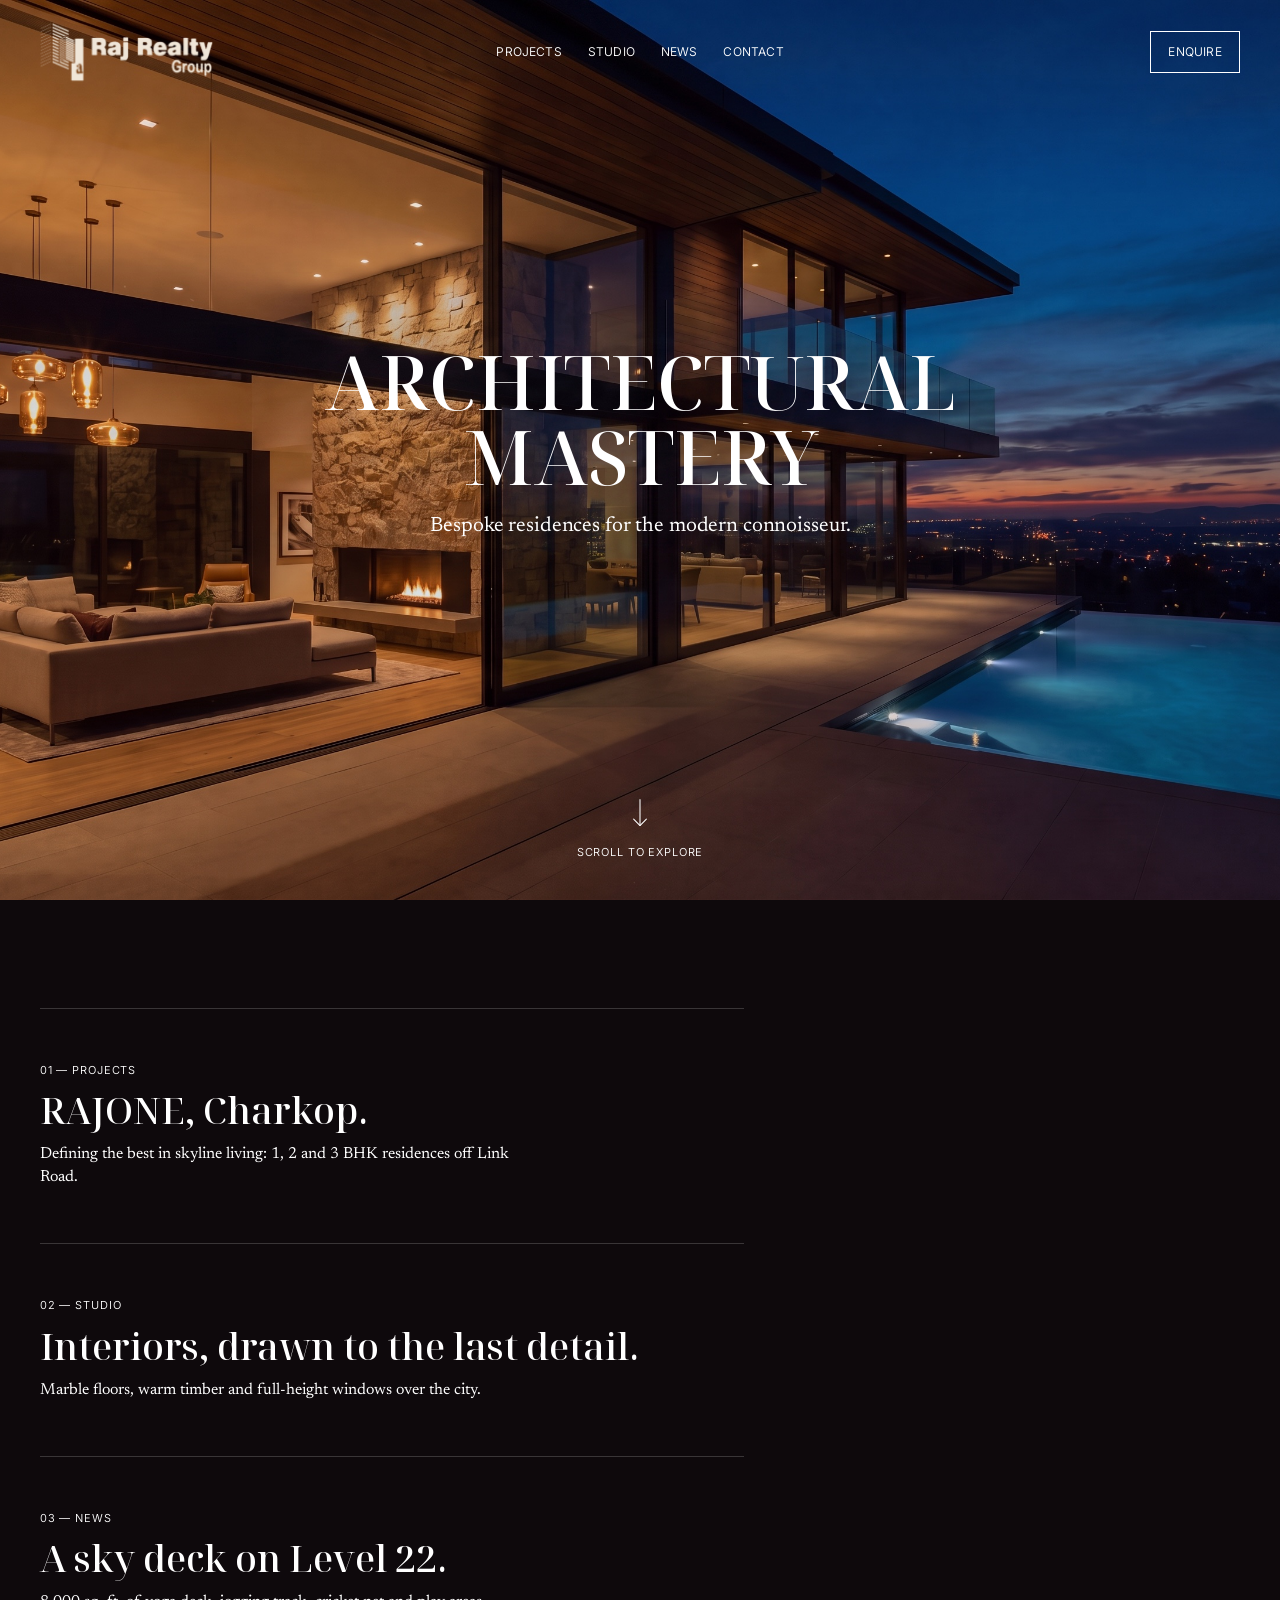
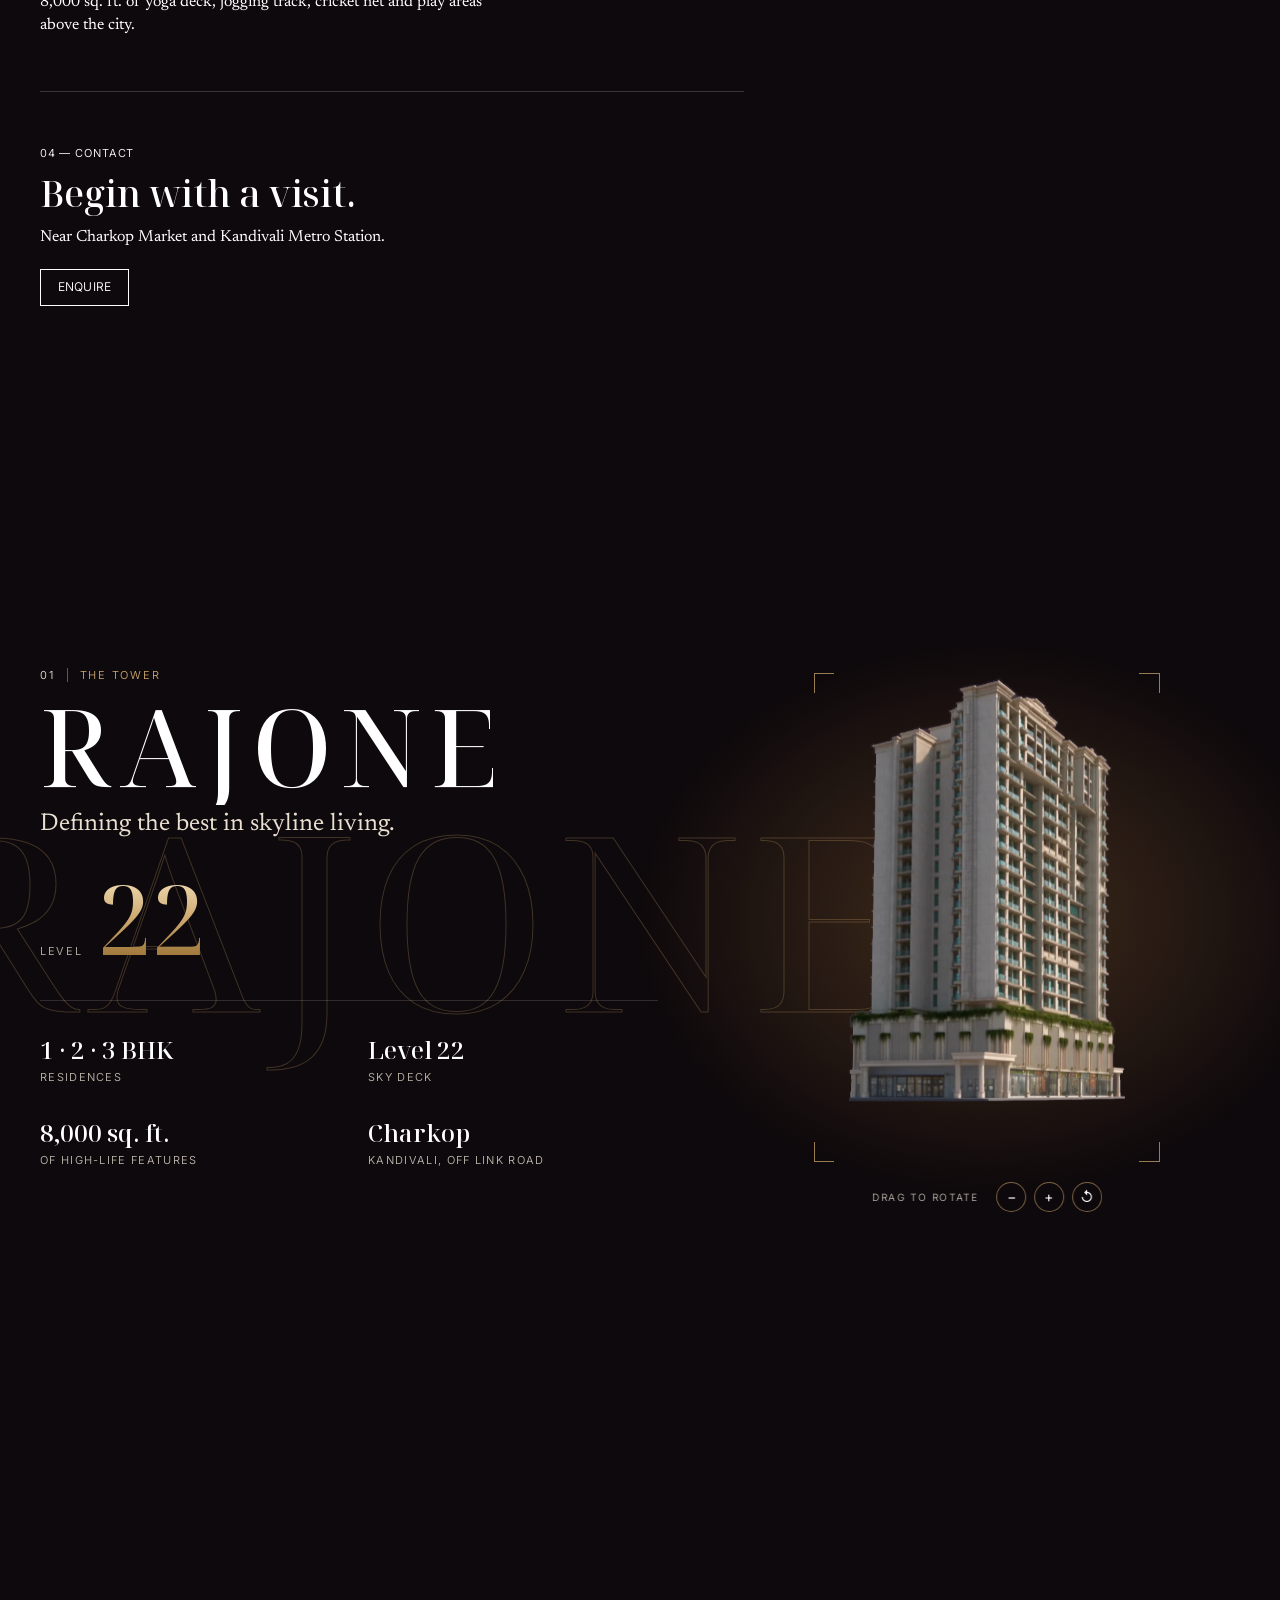
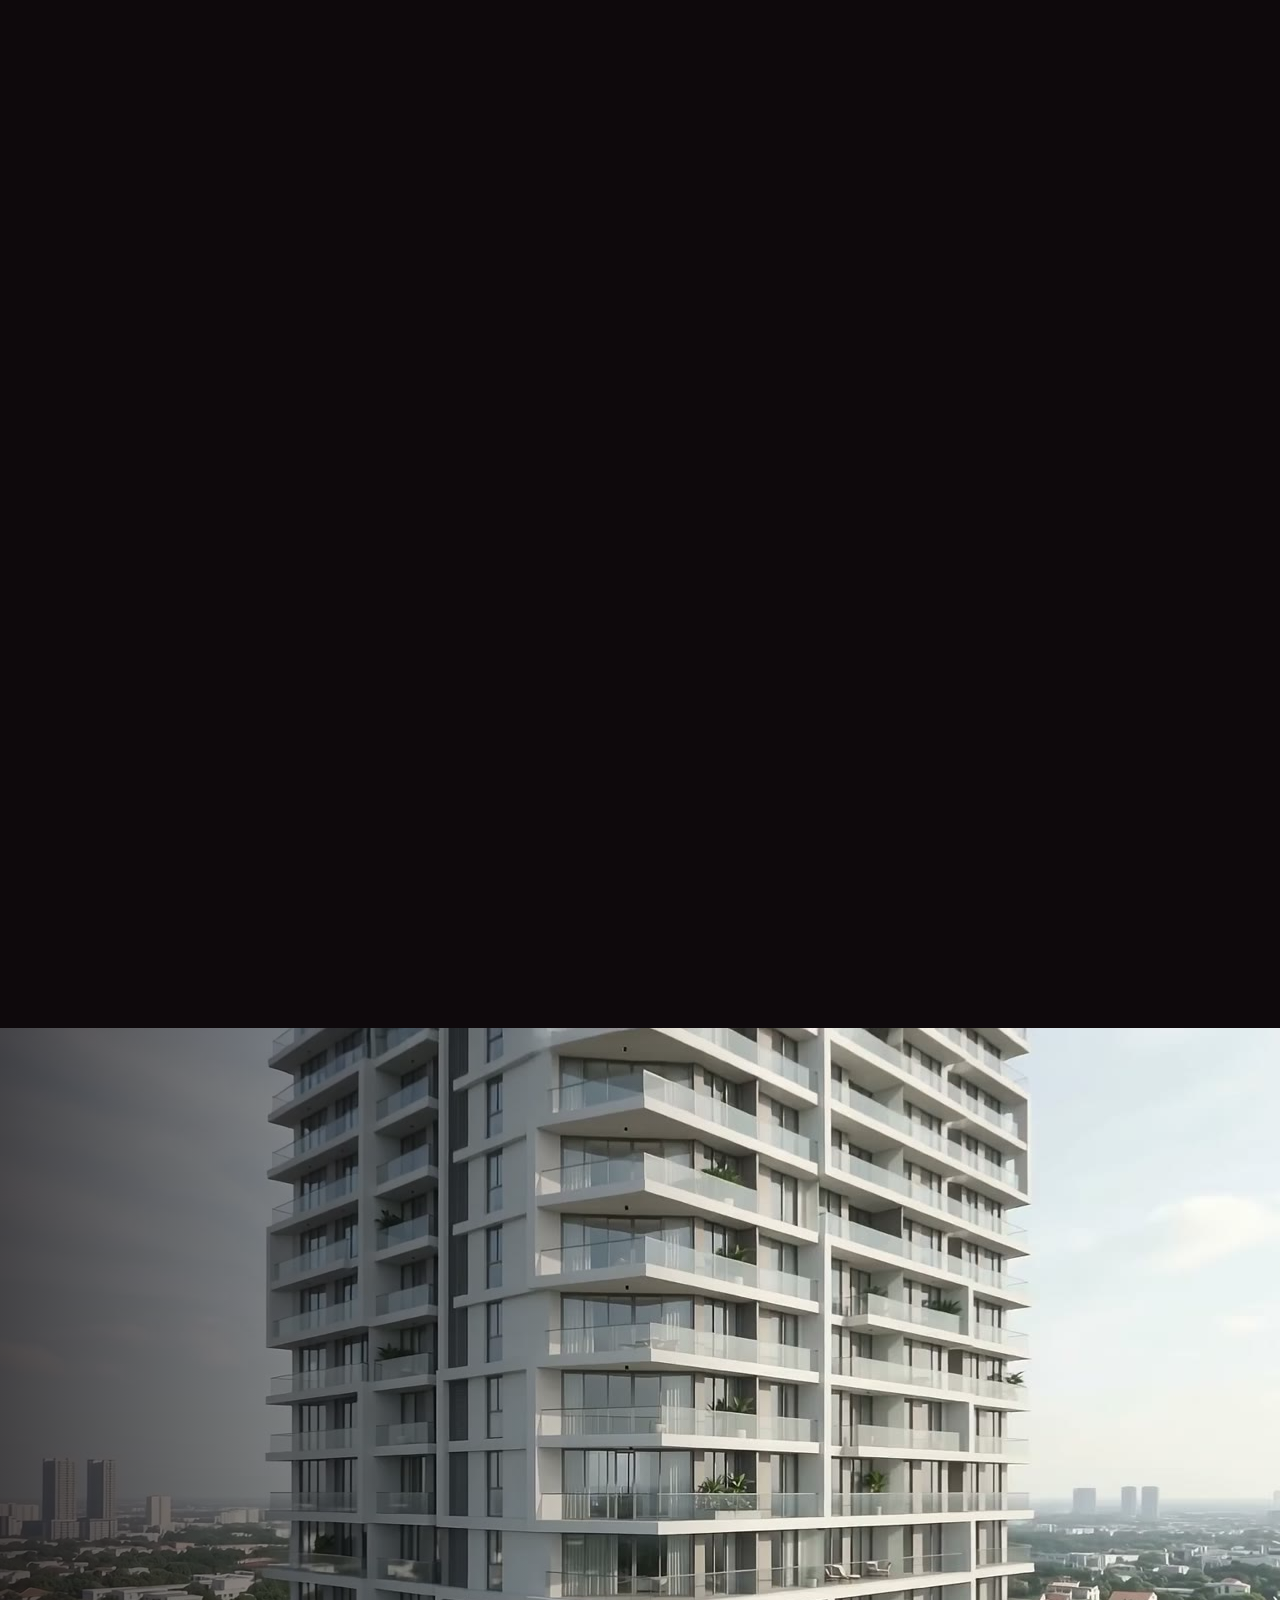
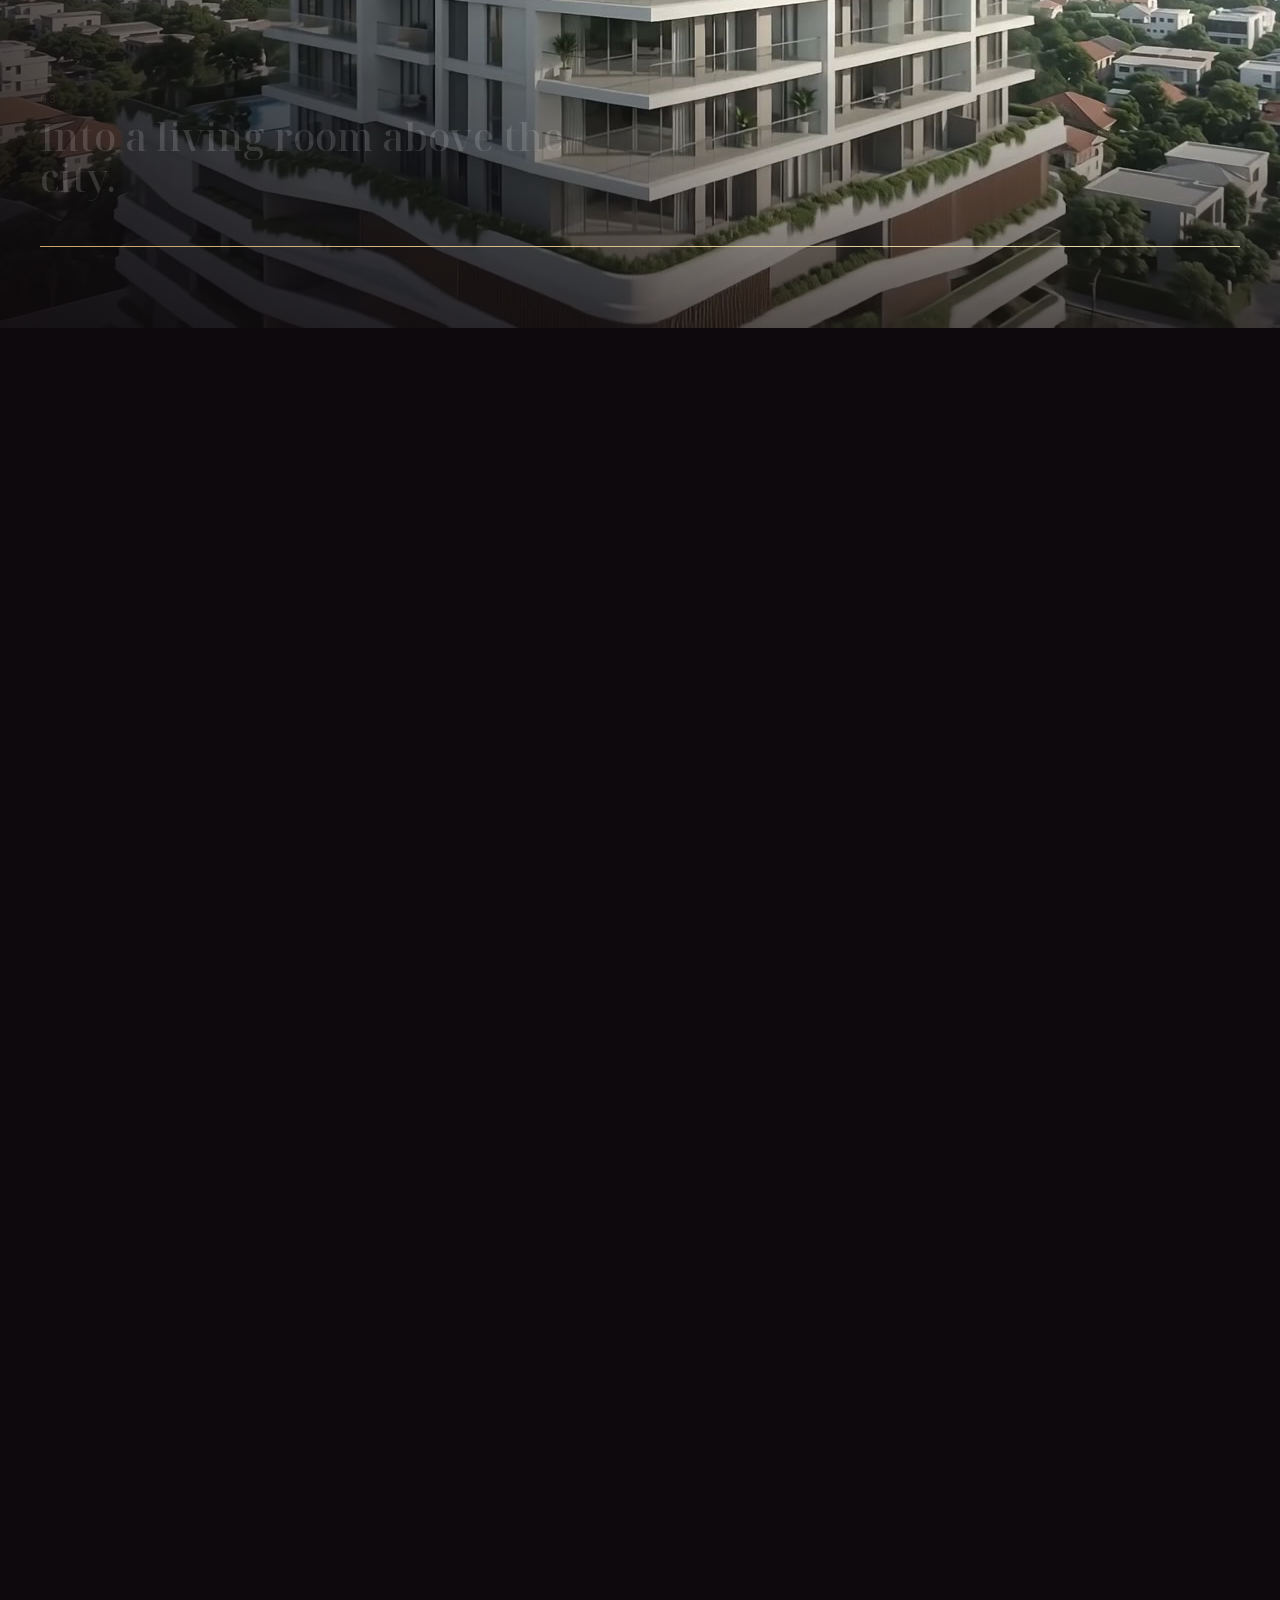
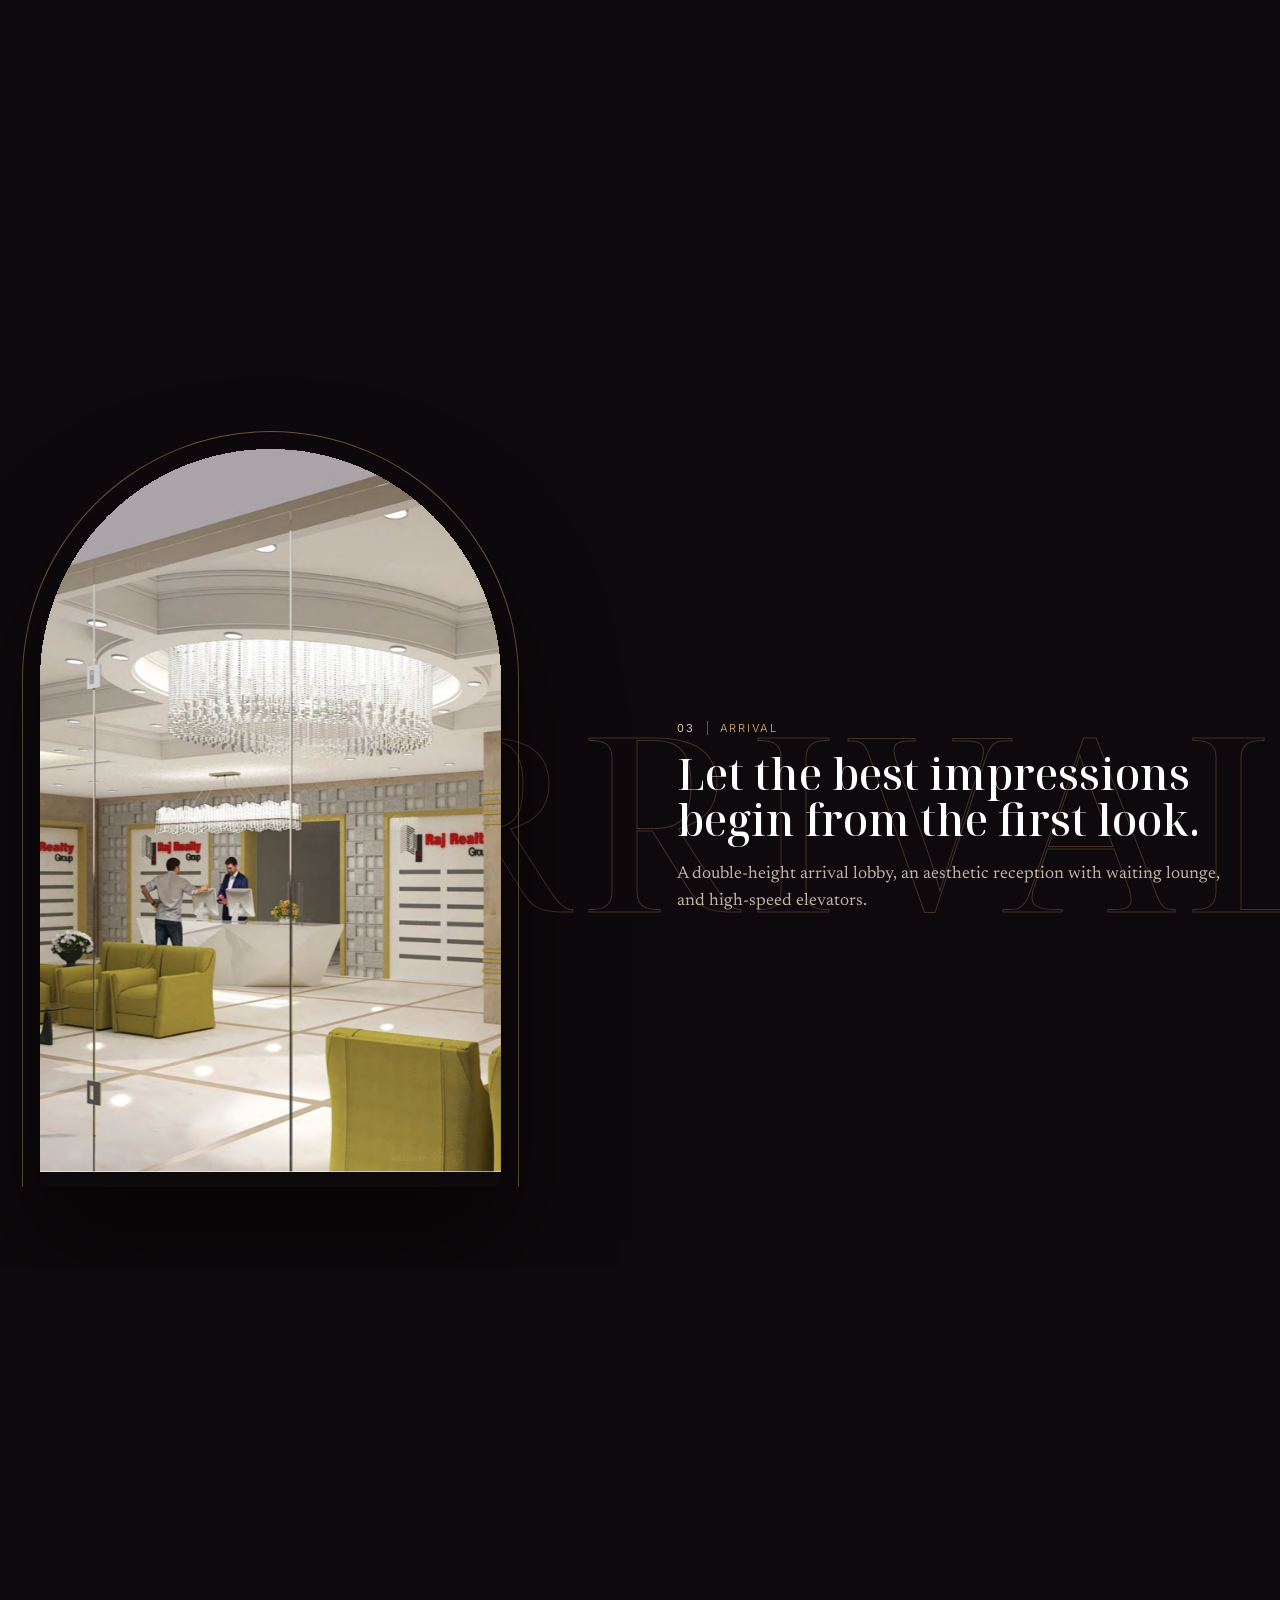
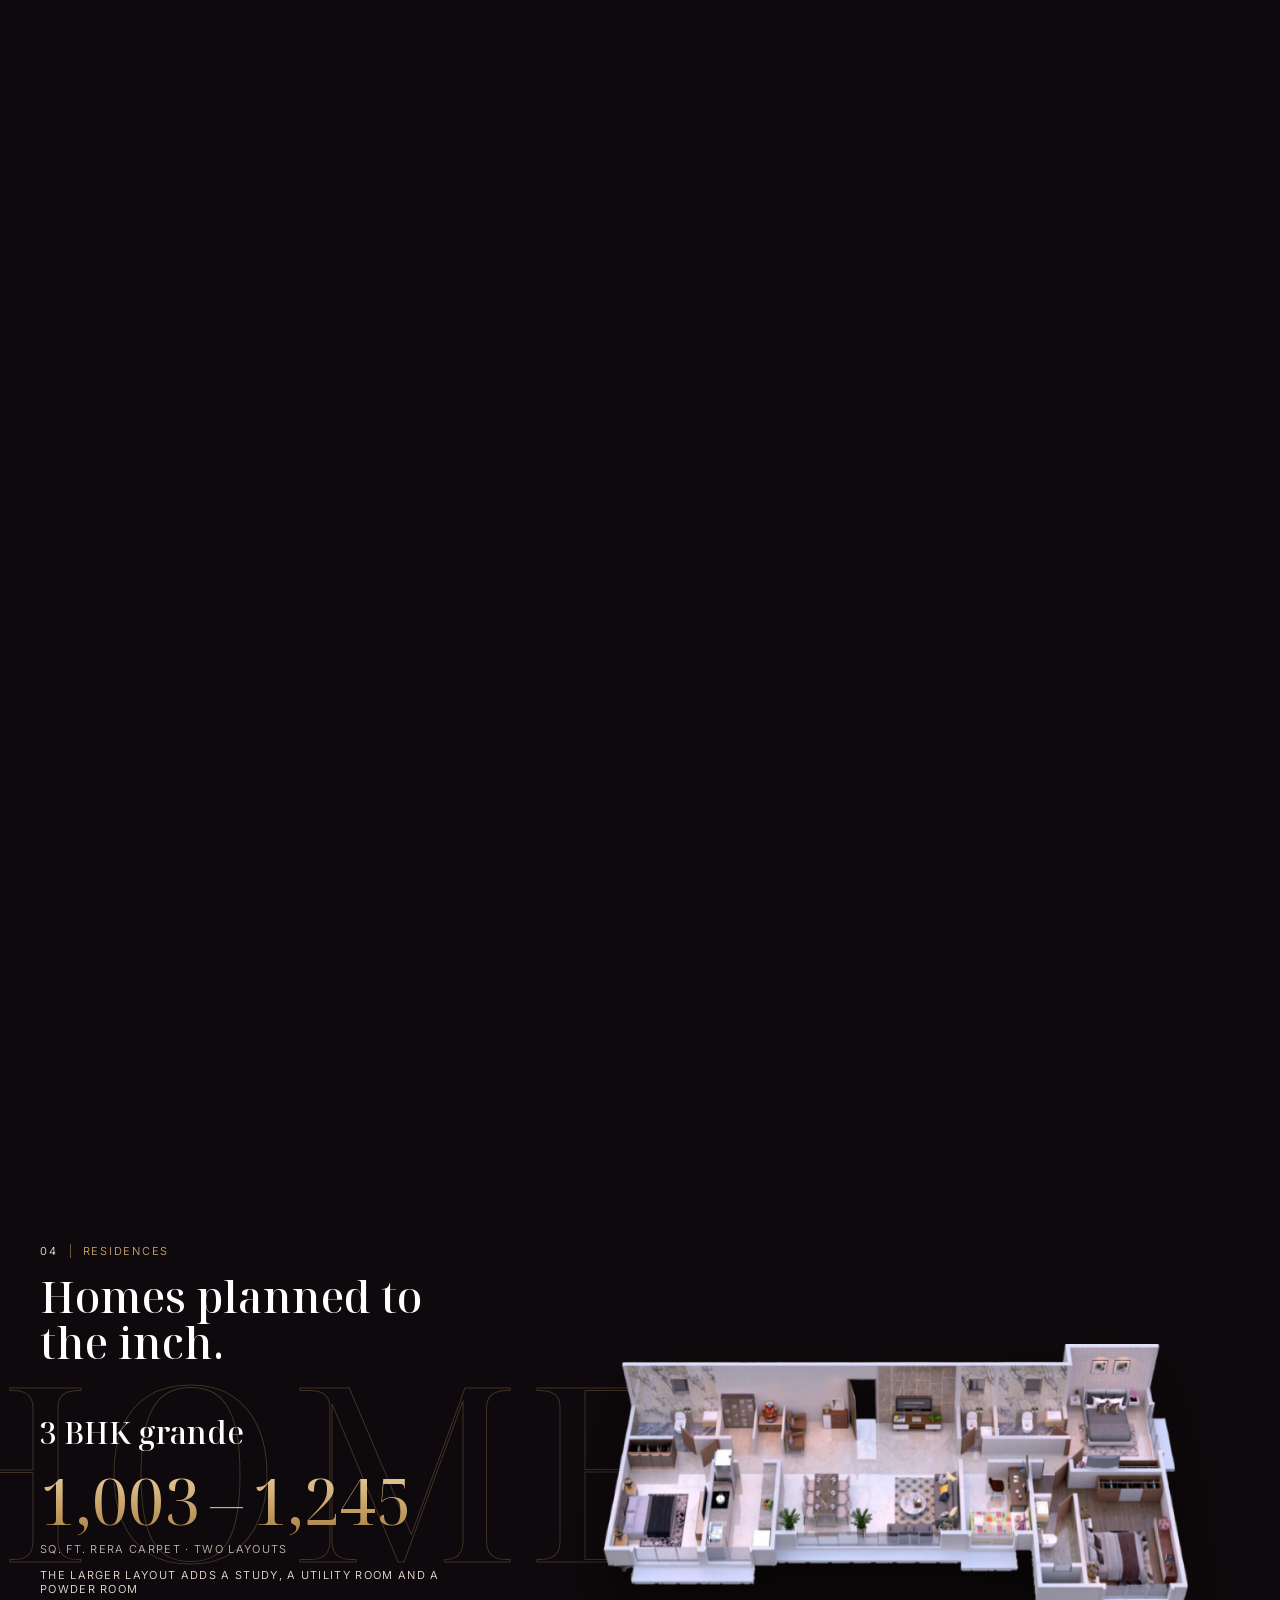
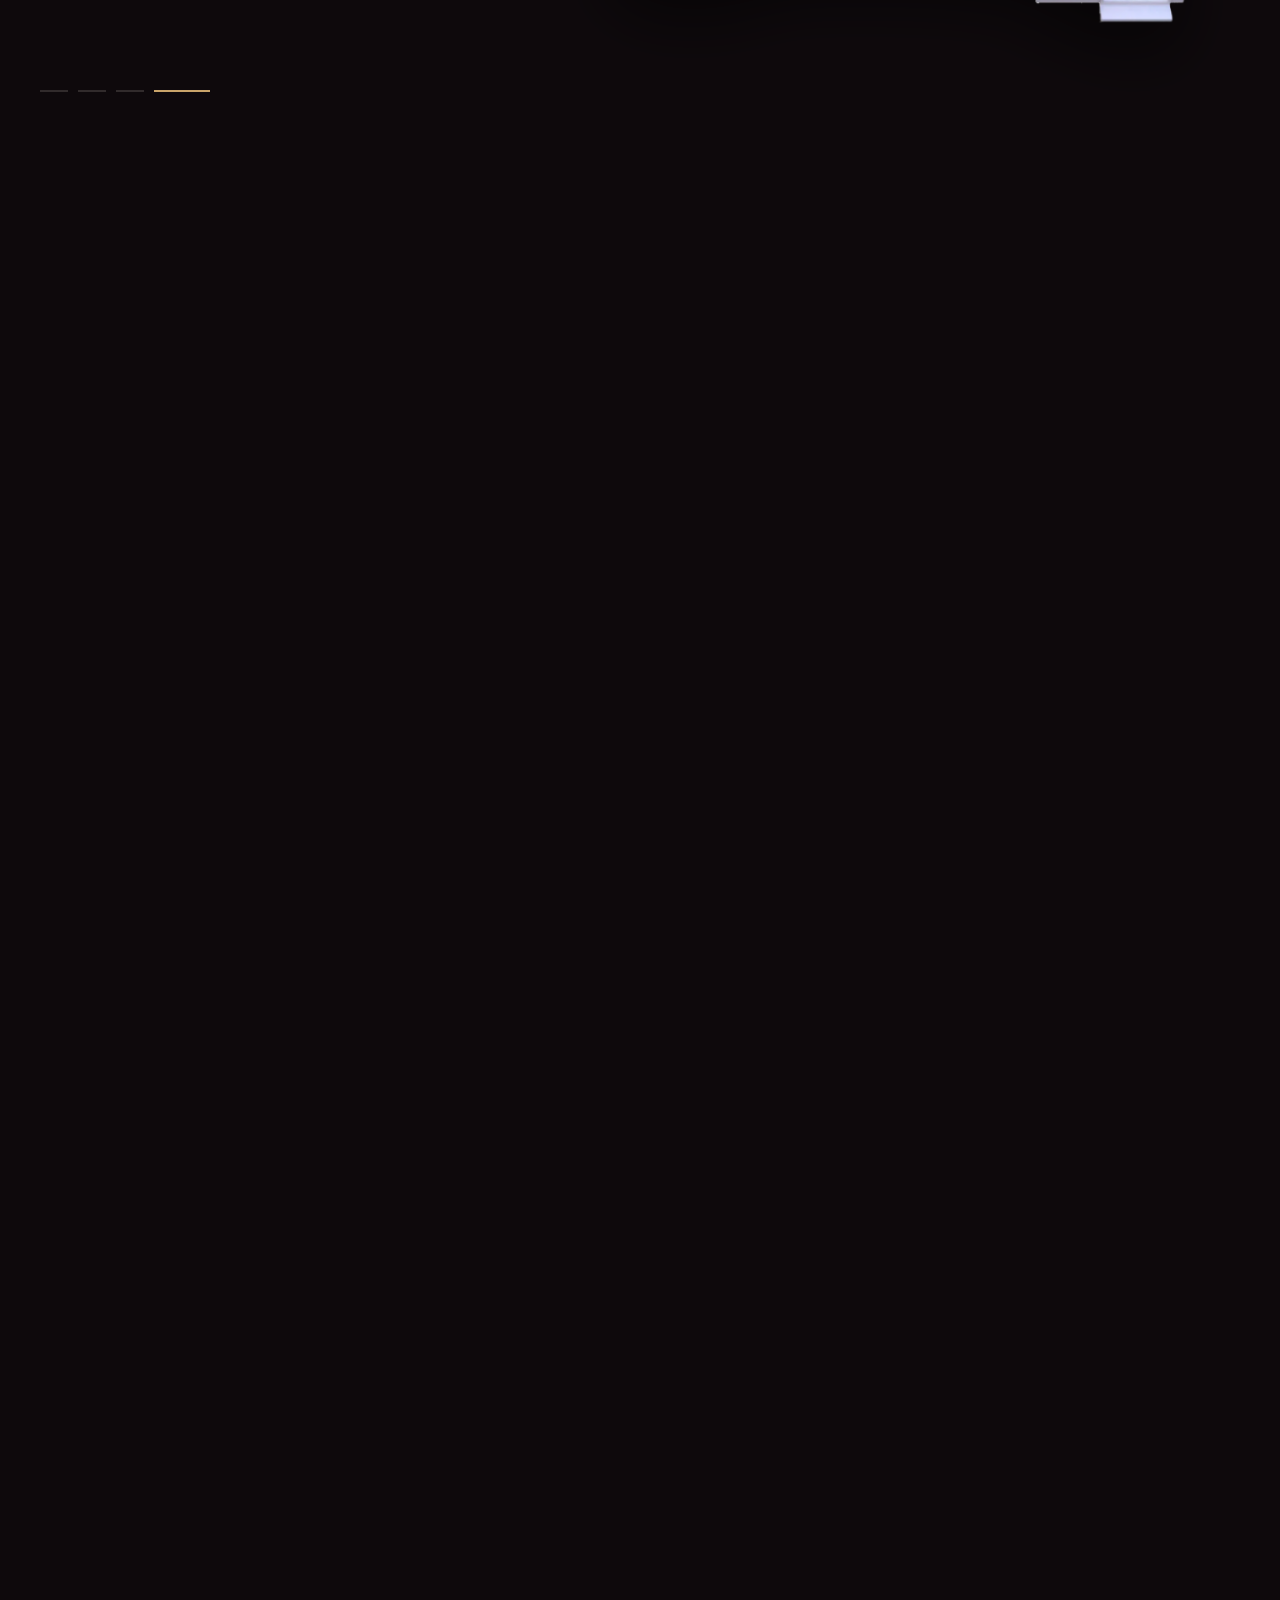
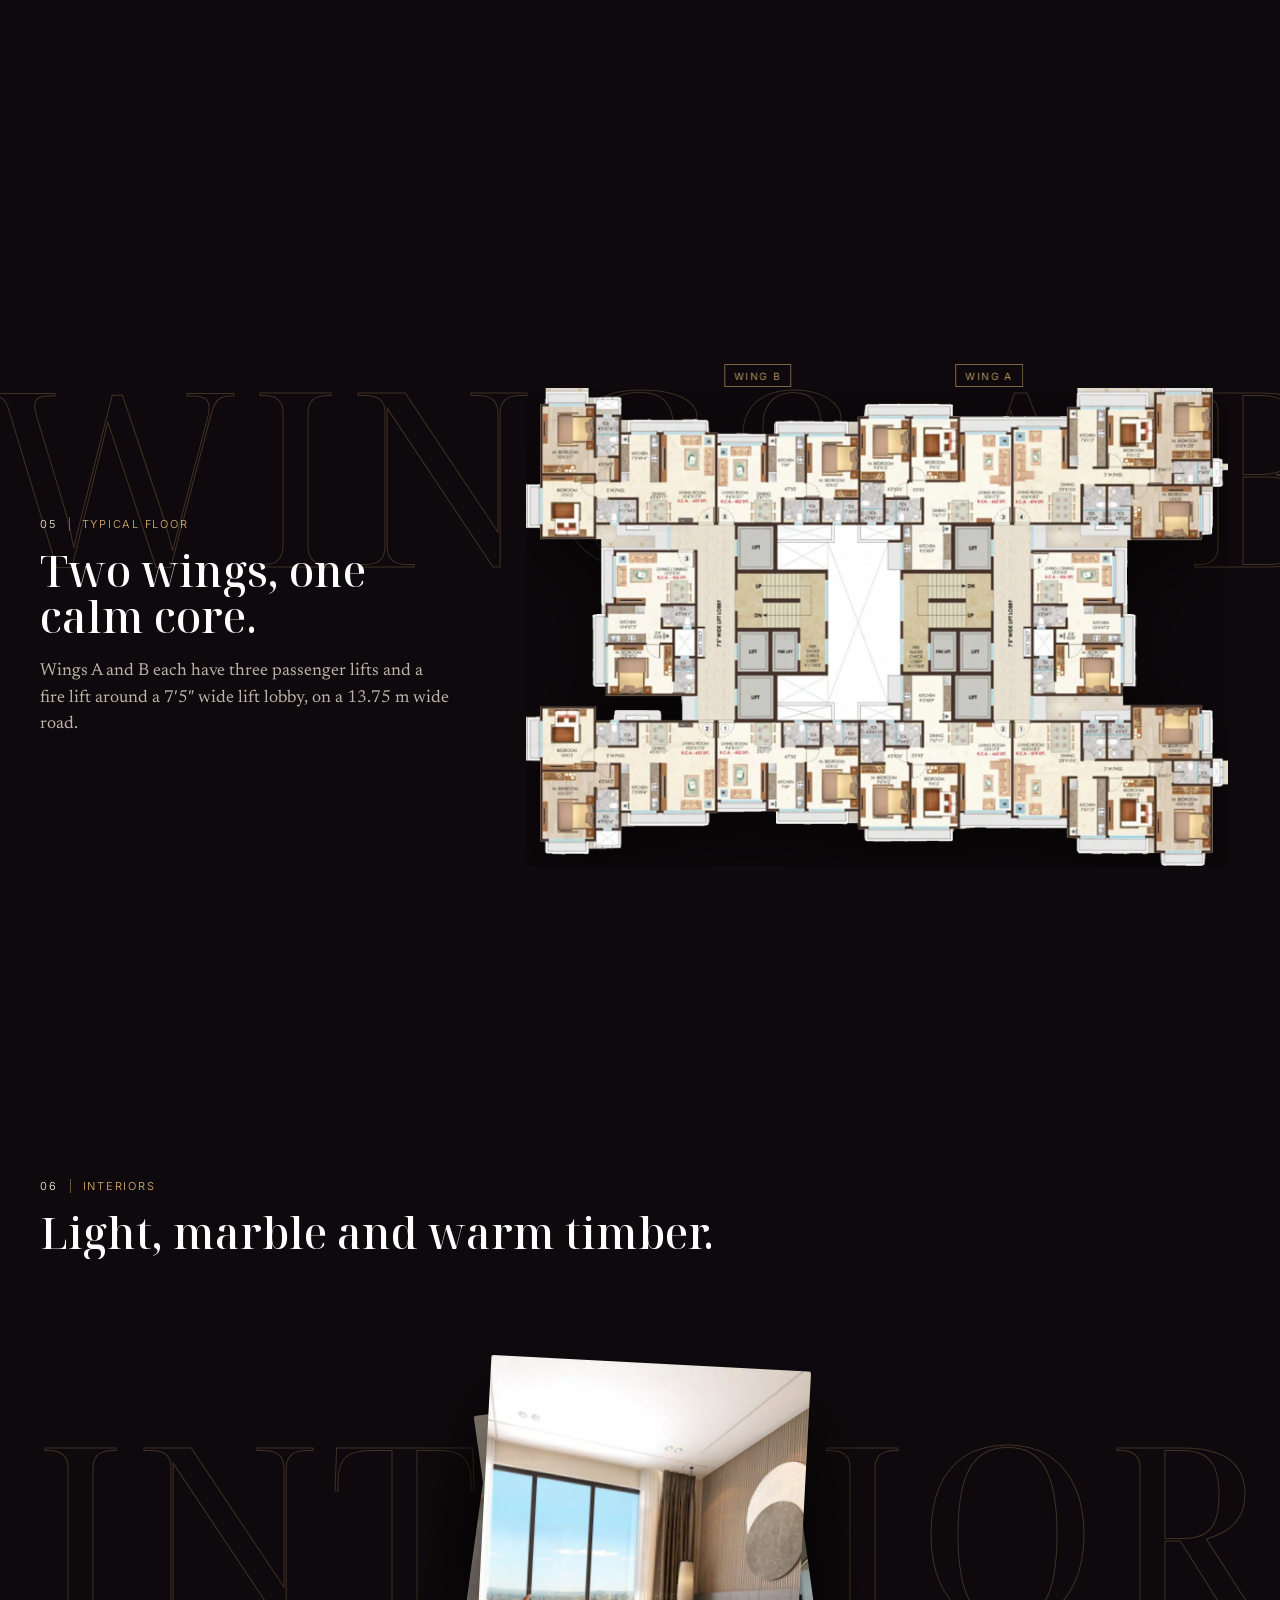
<file: index.html>
<!doctype html>
<html lang="en">
<head>
  <meta charset="utf-8">
  <meta name="viewport" content="width=device-width, initial-scale=1">
  <title>RAJONE by Raj Realty Group</title>
  <meta name="description" content="RAJONE, Charkop: 1, 2 and 3 BHK residences with a sky deck on Level 22. Defining the best in skyline living.">
  <link rel="preconnect" href="https://fonts.googleapis.com">
  <link rel="preconnect" href="https://fonts.gstatic.com" crossorigin>
  <link href="https://fonts.googleapis.com/css2?family=Noto+Serif+Display:wght@300..600&family=Inter:wght@300..500&family=Newsreader:opsz,wght@6..72,400&display=swap" rel="stylesheet">
  <link rel="stylesheet" href="styles.css">
</head>
<body>
  <div class="atmos" aria-hidden="true"><div class="atmos__glow"></div><div class="atmos__grid"></div><div class="atmos__grain"></div></div>
  <div class="progress" aria-hidden="true"></div>
  <header class="site-header">
    <a class="logo" href="#" aria-label="Home">
      <img width="1400" height="466" src="assets/logo.png" alt="Raj Realty Group">
    </a>
    <nav class="main-nav" aria-label="Main">
      <ul>
        <li><a href="#chapter-projects" data-chapter="projects">PROJECTS</a></li>
        <li><a href="#chapter-studio" data-chapter="studio">STUDIO</a></li>
        <li><a href="#chapter-news" data-chapter="news">NEWS</a></li>
        <li><a href="#chapter-contact" data-chapter="contact">CONTACT</a></li>
      </ul>
    </nav>
    <a class="enquire" href="#enquire">ENQUIRE</a>
  </header>

  <main>
    <div class="film" id="film">
    <div class="film__pin">
    <section class="hero">
      <video class="hero__film" muted playsinline preload="auto" aria-hidden="true" tabindex="-1"></video>

      <div class="hero__content">
        <h1 class="hero__title">
          <span>ARCHITECTURAL</span>
          <span>MASTERY</span>
        </h1>
        <p class="hero__tagline">Bespoke residences for the modern connoisseur.</p>
      </div>

      <div class="scroll-cue">
        <svg class="scroll-cue__arrow" viewBox="0 0 17 32" aria-hidden="true" focusable="false">
          <path d="M8.5 0.75V31.25" />
          <path d="M1 23.75L8.5 31.25L16 23.75" />
        </svg>
        <span class="scroll-cue__label">SCROLL TO EXPLORE</span>
      </div>
    </section>

    <div class="chapters">
      <section class="chapter" id="chapter-projects" data-chapter="projects">
        <p class="chapter__label">01 — Projects</p>
        <h2 class="chapter__title">RAJONE, Charkop.</h2>
        <p class="chapter__text">Defining the best in skyline living: 1, 2 and 3 BHK residences off Link Road.</p>
      </section>
      <section class="chapter" id="chapter-studio" data-chapter="studio">
        <p class="chapter__label">02 — Studio</p>
        <h2 class="chapter__title">Interiors, drawn to the last detail.</h2>
        <p class="chapter__text">Marble floors, warm timber and full-height windows over the city.</p>
      </section>
      <section class="chapter" id="chapter-news" data-chapter="news">
        <p class="chapter__label">03 — News</p>
        <h2 class="chapter__title">A sky deck on Level 22.</h2>
        <p class="chapter__text">8,000 sq. ft. of yoga deck, jogging track, cricket net and play areas above the city.</p>
      </section>
      <section class="chapter" id="chapter-contact" data-chapter="contact">
        <p class="chapter__label">04 — Contact</p>
        <h2 class="chapter__title">Begin with a visit.</h2>
        <p class="chapter__text">Near Charkop Market and Kandivali Metro Station.</p>
        <a class="chapter__cta" href="#enquire">ENQUIRE</a>
      </section>
    </div>
    </div>
    </div>

    <!-- ===== 01 · RAJONE: the tower rises ===== -->
    <section class="scene tower" id="rajone" data-tone="amber">
      <div class="scene__pin">
        <span class="ghost" data-drift="0.6" aria-hidden="true">RAJONE</span>
        <div class="tower__grid">
          <div class="tower__copy">
            <p class="eyebrow"><span class="eyebrow__num">01</span>The tower</p>
            <h2 class="wordmark" data-split>RAJONE</h2>
            <p class="lead" data-reveal>Defining the best in skyline living.</p>
            <div class="level" aria-label="22 levels">
              <span class="level__label">Level</span>
              <span class="level__num" data-level>22</span>
            </div>
            <dl class="facts">
              <div data-step="0.2"><dt>1 · 2 · 3 BHK</dt><dd>Residences</dd></div>
              <div data-step="0.4"><dt>Level 22</dt><dd>Sky deck</dd></div>
              <div data-step="0.6"><dt>8,000 sq. ft.</dt><dd>Of high-life features</dd></div>
              <div data-step="0.8"><dt>Charkop</dt><dd>Kandivali, off Link Road</dd></div>
            </dl>
          </div>
          <div class="tower__visual">
            <figure class="tower__frame ticks" data-tower3d>
              <img class="tower__still" width="616" height="892" src="assets/project/tower-cut.webp" alt="The RAJONE tower in Charkop" loading="lazy">
              <span class="tower__scan" aria-hidden="true"></span>
              <figcaption class="tower__controls" hidden>
                <span class="tower__hint">Drag to rotate</span>
                <button type="button" data-zoom="out" aria-label="Zoom out">−</button>
                <button type="button" data-zoom="in" aria-label="Zoom in">+</button>
                <button type="button" data-zoom="reset" aria-label="Reset view">↺</button>
              </figcaption>
            </figure>
          </div>
        </div>
      </div>
    </section>

    <!-- ===== 02 · Step inside: scroll-driven flythrough ===== -->
    <section class="scene inside" id="inside" data-tone="dusk">
      <div class="scene__pin">
        <header class="inside__head">
          <p class="eyebrow"><span class="eyebrow__num">02</span>Step inside</p>
          <h2 class="title" data-split>From the skyline to your living room.</h2>
        </header>
        <figure class="inside__frame ticks">
          <video class="inside__video" muted playsinline preload="auto" controls poster="assets/inside-poster.jpg" aria-label="Flythrough from outside the tower, across a balcony and into a living room">
            <source src="assets/inside-desktop.mp4" type="video/mp4">
          </video>
          <div class="inside__shade" aria-hidden="true"></div>
          <div class="inside__caps">
            <p class="inside__cap"><span>01</span>Rise past the balconies.</p>
            <p class="inside__cap"><span>02</span>Through full-height glass.</p>
            <p class="inside__cap"><span>03</span>Into a living room above the city.</p>
          </div>
          <div class="inside__bar" aria-hidden="true"><span></span></div>
        </figure>
      </div>
    </section>

    <!-- ===== 03 · Arrival: the lobby opens like a doorway ===== -->
    <section class="scene portal" id="arrival" data-tone="gold">
      <div class="scene__pin">
        <span class="ghost ghost--right" data-drift="-0.5" aria-hidden="true">ARRIVAL</span>
        <div class="portal__arch" aria-hidden="true"></div>
        <figure class="portal__frame">
          <img width="690" height="892" src="assets/project/lobby.jpg" alt="Double-height arrival lobby with chandelier, reception and waiting lounge" loading="lazy">
        </figure>
        <div class="portal__copy">
          <p class="eyebrow"><span class="eyebrow__num">03</span>Arrival</p>
          <h2 class="title" data-split>Let the best impressions begin from the first look.</h2>
          <p class="body" data-reveal>A double-height arrival lobby, an aesthetic reception with waiting lounge, and high-speed elevators.</p>
        </div>
      </div>
    </section>

    <!-- ===== 03 · Residences: a deck of plans ===== -->
    <section class="scene deck" id="residences" data-tone="umber">
      <div class="scene__pin">
        <span class="ghost" data-drift="0.5" aria-hidden="true">HOMES</span>
        <div class="deck__info">
          <p class="eyebrow"><span class="eyebrow__num">04</span>Residences</p>
          <h2 class="title" data-split>Homes planned to the inch.</h2>
          <div class="deck__slides">
            <article class="deck__slide">
              <h3>1 BHK</h3>
              <p class="deck__area"><span data-count="436">436</span><i>–</i><span data-count="452">452</span><small>sq. ft. RERA carpet · two layouts</small></p>
              <p class="deck__rooms">Living room, kitchen, bedroom and two toilets</p>
            </article>
            <article class="deck__slide">
              <h3>2 BHK</h3>
              <p class="deck__area"><span data-count="662">662</span><i>–</i><span data-count="692">692</span><small>sq. ft. RERA carpet · two layouts</small></p>
              <p class="deck__rooms">Living room, dining, kitchen, two bedrooms and two toilets</p>
            </article>
            <article class="deck__slide">
              <h3>3 BHK</h3>
              <p class="deck__area"><span data-count="874">874</span><small>sq. ft. RERA carpet</small></p>
              <p class="deck__rooms">Living room, dining, kitchen, three bedrooms and three toilets</p>
            </article>
            <article class="deck__slide">
              <h3>3 BHK grande</h3>
              <p class="deck__area"><span data-count="1004">1,004</span><i>–</i><span data-count="1246">1,246</span><small>sq. ft. RERA carpet · two layouts</small></p>
              <p class="deck__rooms">The larger layout adds a study, a utility room and a powder room</p>
            </article>
          </div>
          <div class="deck__dots" aria-hidden="true"><span></span><span></span><span></span><span></span></div>
        </div>
        <div class="deck__stack">
          <figure class="deck__card"><img width="1500" height="1136" src="assets/project/plan-1bhk-cut.webp" alt="1 BHK isometric view" loading="lazy"></figure>
          <figure class="deck__card"><img width="1500" height="1236" src="assets/project/plan-2bhk-cut.webp" alt="2 BHK isometric view" loading="lazy"></figure>
          <figure class="deck__card"><img width="1500" height="1136" src="assets/project/plan-3bhk-874-cut.webp" alt="3 BHK isometric view, 874 sq. ft." loading="lazy"></figure>
          <figure class="deck__card"><img width="1500" height="721" src="assets/project/plan-3bhk-large-cut.webp" alt="3 BHK isometric view, 1,004 and 1,246 sq. ft." loading="lazy"></figure>
        </div>
      </div>
    </section>

    <!-- ===== 04 · Typical floor: blueprint sweep ===== -->
    <section class="section floor" id="floor" data-tone="navy">
      <span class="ghost ghost--right" data-drift="-0.4" aria-hidden="true">WINGS A·B</span>
      <header class="section__head section__head--split">
        <div>
          <p class="eyebrow"><span class="eyebrow__num">05</span>Typical floor</p>
          <h2 class="title" data-split>Two wings, one calm core.</h2>
        </div>
        <p class="body" data-reveal>Wings A and B each have three passenger lifts and a fire lift around a 7′5″ wide lift lobby, on a 13.75 m wide road.</p>
      </header>
      <div class="stage stage--wide">
        <figure class="card card--floor" data-motion="blueprint">
          <span class="wing-label" style="left:33%">Wing B</span>
          <span class="wing-label" style="left:66%">Wing A</span>
          <img width="1500" height="1023" src="assets/project/plan-typical-floor-cut.webp" alt="Typical floor plan showing wings A and B" loading="lazy">
          <span class="sweep" aria-hidden="true"></span>
        </figure>
      </div>
    </section>

    <!-- ===== 05 · Interiors: cards spread from a stack ===== -->
    <section class="scene spread" id="interiors" data-tone="rose">
      <div class="scene__pin">
        <span class="ghost" data-drift="0.5" aria-hidden="true">INTERIORS</span>
        <header class="spread__head">
          <p class="eyebrow"><span class="eyebrow__num">06</span>Interiors</p>
          <h2 class="title" data-split>Light, marble and warm timber.</h2>
        </header>
        <div class="spread__cards">
          <figure class="spread__card" data-tilt><img width="1600" height="964" src="assets/project/interior-living.jpg" alt="Living and dining room" loading="lazy"><figcaption>Living &amp; dining</figcaption></figure>
          <figure class="spread__card" data-tilt><img width="1600" height="923" src="assets/project/interior-bedroom.jpg" alt="Bedroom with city view" loading="lazy"><figcaption>Bedroom</figcaption></figure>
          <figure class="spread__card" data-tilt><img width="1400" height="1231" src="assets/project/interior-kitchen.jpg" alt="Kitchen with full-height window" loading="lazy"><figcaption>Kitchen</figcaption></figure>
        </div>
      </div>
    </section>

    <!-- ===== 06 · Sky deck: descend from above ===== -->
    <section class="scene sky" id="skydeck" data-tone="dusk">
      <div class="scene__pin">
        <span class="sky__level" aria-hidden="true"><span data-level-sky>22</span></span>
        <header class="sky__head">
          <p class="eyebrow"><span class="eyebrow__num">07</span>Sky deck · Level 22</p>
          <h2 class="title" data-split>Because you want the best for your family.</h2>
          <p class="body" data-reveal>A sky deck with high-life features across 8,000 sq. ft.</p>
        </header>
        <div class="sky__stage">
          <figure class="sky__aerial ticks">
            <img width="1238" height="548" src="assets/project/skydeck-aerial.jpg" alt="Aerial view of the RAJONE sky deck on Level 22" loading="lazy">
            <ul class="hotspots">
              <li style="left:28%;top:16%" data-at="0.55"><button type="button" data-amenity="kids">Kids' play</button></li>
              <li style="left:68%;top:15%" data-at="0.62"><button type="button" data-amenity="turf">Turf</button></li>
              <li style="left:26%;top:66%" data-at="0.69"><button type="button" data-amenity="cafe">Café</button></li>
              <li style="left:47%;top:68%" data-at="0.76"><button type="button" data-amenity="jogging">Jogging track</button></li>
              <li style="left:71%;top:66%" data-at="0.83"><button type="button" data-amenity="yoga">Yoga deck</button></li>
            </ul>
            <p class="hotspots__hint">Tap a feature to walk through it</p>
          </figure>
        </div>
      </div>
    </section>

    <!-- ===== 07 · Amenities: pinned 3D carousel ===== -->
    <section class="gallery" id="amenities" aria-label="Amenities" data-tone="teal">
      <div class="gallery__pin">
        <div class="marquee" aria-hidden="true"><span class="marquee__row">YOGA DECK · JOGGING TRACK · CRICKET NET · KIDS' PLAY · PLAY COURT · OPEN-AIR CAFÉ · FITNESS CENTRE · YOGA DECK · JOGGING TRACK · CRICKET NET ·</span></div>
        <p class="eyebrow gallery__eyebrow"><span class="eyebrow__num">08</span>Amenities</p>
        <div class="gallery__track">
          <figure class="gallery__card"><img width="1600" height="768" src="assets/project/amenity-yoga.jpg" alt="Yoga deck" loading="lazy"><figcaption><span>01</span>Yoga deck</figcaption></figure>
          <figure class="gallery__card"><img width="1600" height="835" src="assets/project/amenity-jogging.jpg" alt="Jogging track under a lit pergola" loading="lazy"><figcaption><span>02</span>Jogging track</figcaption></figure>
          <figure class="gallery__card"><img width="1600" height="805" src="assets/project/amenity-cricket.jpg" alt="Cricket practice net" loading="lazy"><figcaption><span>03</span>Cricket net</figcaption></figure>
          <figure class="gallery__card"><img width="1600" height="1138" src="assets/project/amenity-kids.jpg" alt="Kids play area with swings" loading="lazy"><figcaption><span>04</span>Kids' play area</figcaption></figure>
          <figure class="gallery__card"><img width="1600" height="1070" src="assets/project/amenity-playcourt.jpg" alt="Play court with hopscotch and target games" loading="lazy"><figcaption><span>05</span>Play court</figcaption></figure>
          <figure class="gallery__card"><img width="1600" height="926" src="assets/project/amenity-lounge.jpg" alt="Open-air café lounge under string lights" loading="lazy"><figcaption><span>06</span>Open-air café</figcaption></figure>
          <figure class="gallery__card"><img width="1600" height="965" src="assets/project/amenity-gym.jpg" alt="Fitness centre" loading="lazy"><figcaption><span>07</span>Fitness centre</figcaption></figure>
        </div>
      </div>
    </section>

    <!-- ===== 08 · Location ===== -->
    <section class="section location" id="location" data-tone="navy">
      <span class="ghost" data-drift="0.4" aria-hidden="true">CHARKOP</span>
      <div class="location__grid">
        <div class="location__copy">
          <p class="eyebrow"><span class="eyebrow__num">09</span>Location</p>
          <h2 class="title" data-split>Charkop, between Link Road and the coast.</h2>
          <ul class="landmarks">
            <li data-reveal><span>01</span>Kandivali Metro Station</li>
            <li data-reveal><span>02</span>Dhanukarwadi Metro Station</li>
            <li data-reveal><span>03</span>Charkop Market</li>
            <li data-reveal><span>04</span>Ganesh Chowk</li>
            <li data-reveal><span>05</span>Link Road</li>
            <li data-reveal><span>06</span>Proposed Coastal Road</li>
          </ul>
        </div>
        <div class="stage">
          <figure class="card card--map ticks" data-motion="unfold" data-tilt>
            <img width="1243" height="1800" src="assets/project/location-map.jpg" alt="Location map of RAJONE in Charkop" loading="lazy">
            <span class="map-pulse" aria-hidden="true"></span>
          </figure>
        </div>
      </div>
    </section>

    <!-- ===== Enquire ===== -->
    <section class="section enquire-cta" id="enquire" data-tone="ember">
      <div class="enquire-cta__glow" aria-hidden="true"></div>
      <p class="eyebrow">Enquire</p>
      <h2 class="title title--large" data-split>Begin with a visit.</h2>
      <p class="body" data-reveal>Tell us the home you have in mind, and we will arrange a walkthrough of RAJONE.</p>
      <a class="button" href="#enquire" data-reveal>ENQUIRE</a>
    </section>
  </main>

  <footer class="site-footer">
    <img width="1400" height="466" src="assets/logo.png" alt="Raj Realty Group" class="site-footer__logo">
    <p>© 2026 Raj Realty Group. All images are artist's impressions.</p>
  </footer>


  <div class="tour" id="tour" role="dialog" aria-modal="true" aria-labelledby="tour-title" hidden>
    <div class="tour__backdrop" data-close></div>
    <figure class="tour__frame">
      <div class="tour__media">
        <img class="tour__still" alt="">
        <video class="tour__video" muted playsinline loop preload="auto"></video>
      </div>
      <figcaption class="tour__bar">
        <span class="tour__eyebrow">Sky deck · Level 22</span>
        <span class="tour__title" id="tour-title"></span>
        <span class="tour__nav">
          <button type="button" data-step="-1" aria-label="Previous feature">‹</button>
          <button type="button" data-step="1" aria-label="Next feature">›</button>
        </span>
      </figcaption>
      <button type="button" class="tour__close" data-close aria-label="Close">×</button>
    </figure>
  </div>

  <script src="scrub.js"></script>
  <script src="film.js"></script>
  <script src="motion.js"></script>
  <script src="tower3d.js"></script>
  <script src="tour.js"></script>
</body>
</html>
</file>
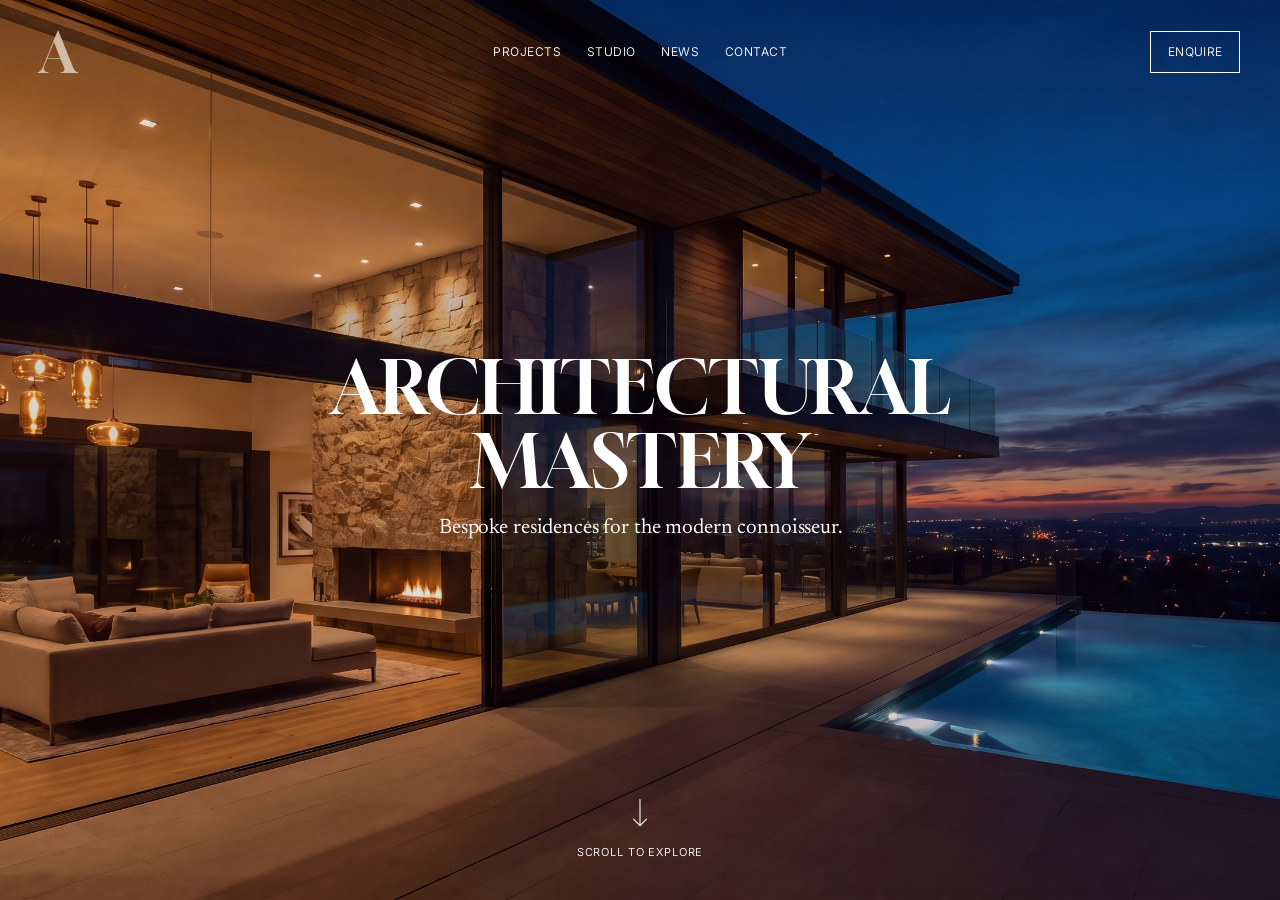
<file: backups/2026-10-12_16-19-46/index.html>
<!doctype html>
<html lang="en">
<head>
  <meta charset="utf-8">
  <meta name="viewport" content="width=device-width, initial-scale=1">
  <title>Architectural Mastery</title>
  <meta name="description" content="Bespoke residences for the modern connoisseur.">
  <link rel="preconnect" href="https://fonts.googleapis.com">
  <link rel="preconnect" href="https://fonts.gstatic.com" crossorigin>
  <link href="https://fonts.googleapis.com/css2?family=Gloock&family=Inter:wght@300..500&family=Newsreader:opsz,wght@6..72,400&display=swap" rel="stylesheet">
  <link rel="stylesheet" href="styles.css">
</head>
<body>
  <header class="site-header">
    <a class="logo" href="#" aria-label="Home">
      <span class="logo__mark" aria-hidden="true">A</span>
    </a>
    <nav class="main-nav" aria-label="Main">
      <ul>
        <li><a href="#">PROJECTS</a></li>
        <li><a href="#">STUDIO</a></li>
        <li><a href="#">NEWS</a></li>
        <li><a href="#">CONTACT</a></li>
      </ul>
    </nav>
    <a class="enquire" href="#">ENQUIRE</a>
  </header>

  <main>
    <section class="hero">
      <div class="hero__content">
        <h1 class="hero__title">
          <span>ARCHITECTURAL</span>
          <span>MASTERY</span>
        </h1>
        <p class="hero__tagline">Bespoke residences for the modern connoisseur.</p>
      </div>

      <div class="scroll-cue">
        <svg class="scroll-cue__arrow" viewBox="0 0 17 32" aria-hidden="true" focusable="false">
          <path d="M8.5 0.75V31.25" />
          <path d="M1 23.75L8.5 31.25L16 23.75" />
        </svg>
        <span class="scroll-cue__label">SCROLL TO EXPLORE</span>
      </div>
    </section>
  </main>
</body>
</html>
</file>
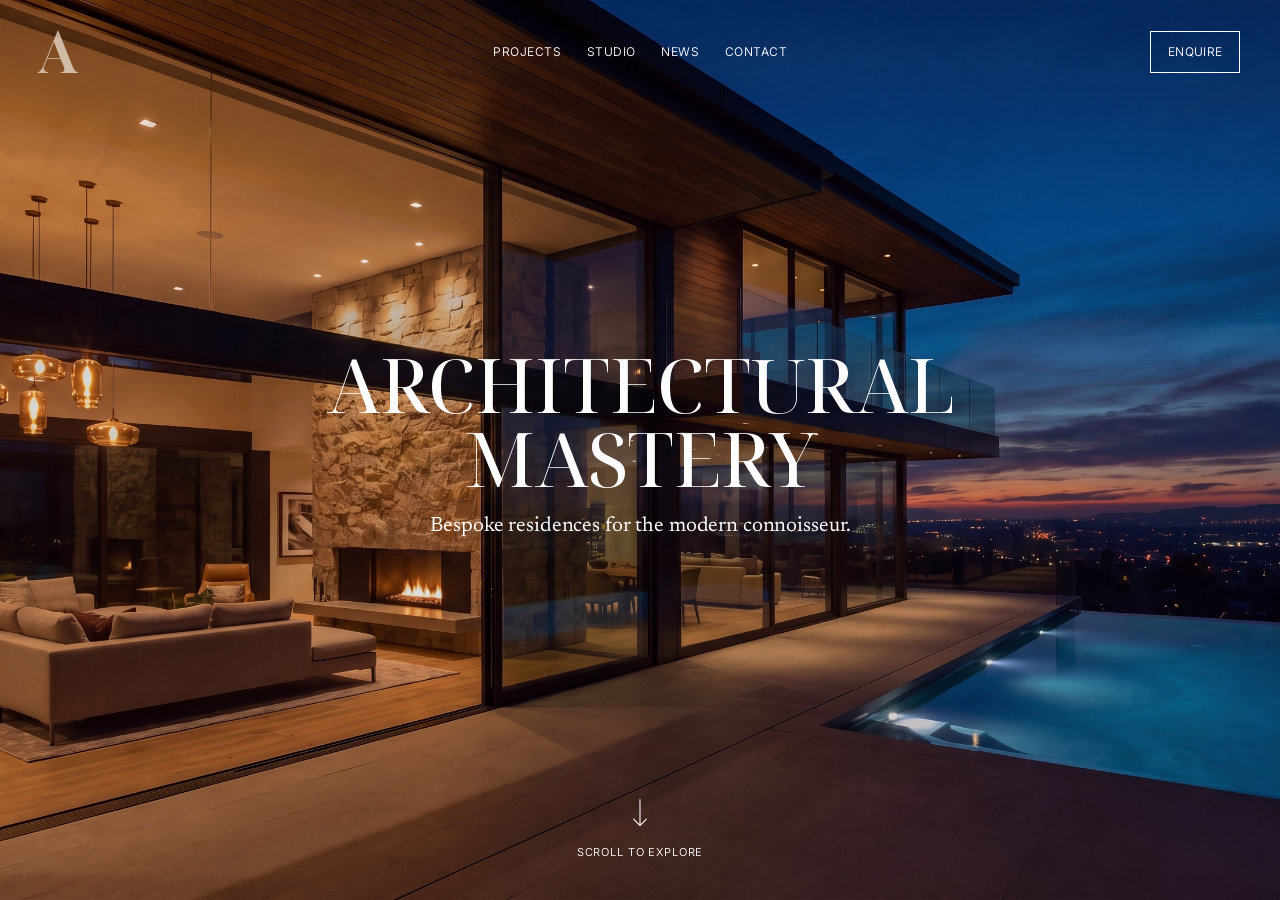
<file: backups/2026-10-12_16-24-46/index.html>
<!doctype html>
<html lang="en">
<head>
  <meta charset="utf-8">
  <meta name="viewport" content="width=device-width, initial-scale=1">
  <title>Architectural Mastery</title>
  <meta name="description" content="Bespoke residences for the modern connoisseur.">
  <link rel="preconnect" href="https://fonts.googleapis.com">
  <link rel="preconnect" href="https://fonts.gstatic.com" crossorigin>
  <link href="https://fonts.googleapis.com/css2?family=Gloock&family=Noto+Serif+Display:wght@300..600&family=Inter:wght@300..500&family=Newsreader:opsz,wght@6..72,400&display=swap" rel="stylesheet">
  <link rel="stylesheet" href="styles.css">
</head>
<body>
  <header class="site-header">
    <a class="logo" href="#" aria-label="Home">
      <span class="logo__mark" aria-hidden="true">A</span>
    </a>
    <nav class="main-nav" aria-label="Main">
      <ul>
        <li><a href="#">PROJECTS</a></li>
        <li><a href="#">STUDIO</a></li>
        <li><a href="#">NEWS</a></li>
        <li><a href="#">CONTACT</a></li>
      </ul>
    </nav>
    <a class="enquire" href="#">ENQUIRE</a>
  </header>

  <main>
    <section class="hero">
      <div class="hero__content">
        <h1 class="hero__title">
          <span>ARCHITECTURAL</span>
          <span>MASTERY</span>
        </h1>
        <p class="hero__tagline">Bespoke residences for the modern connoisseur.</p>
      </div>

      <div class="scroll-cue">
        <svg class="scroll-cue__arrow" viewBox="0 0 17 32" aria-hidden="true" focusable="false">
          <path d="M8.5 0.75V31.25" />
          <path d="M1 23.75L8.5 31.25L16 23.75" />
        </svg>
        <span class="scroll-cue__label">SCROLL TO EXPLORE</span>
      </div>
    </section>
  </main>
</body>
</html>
</file>
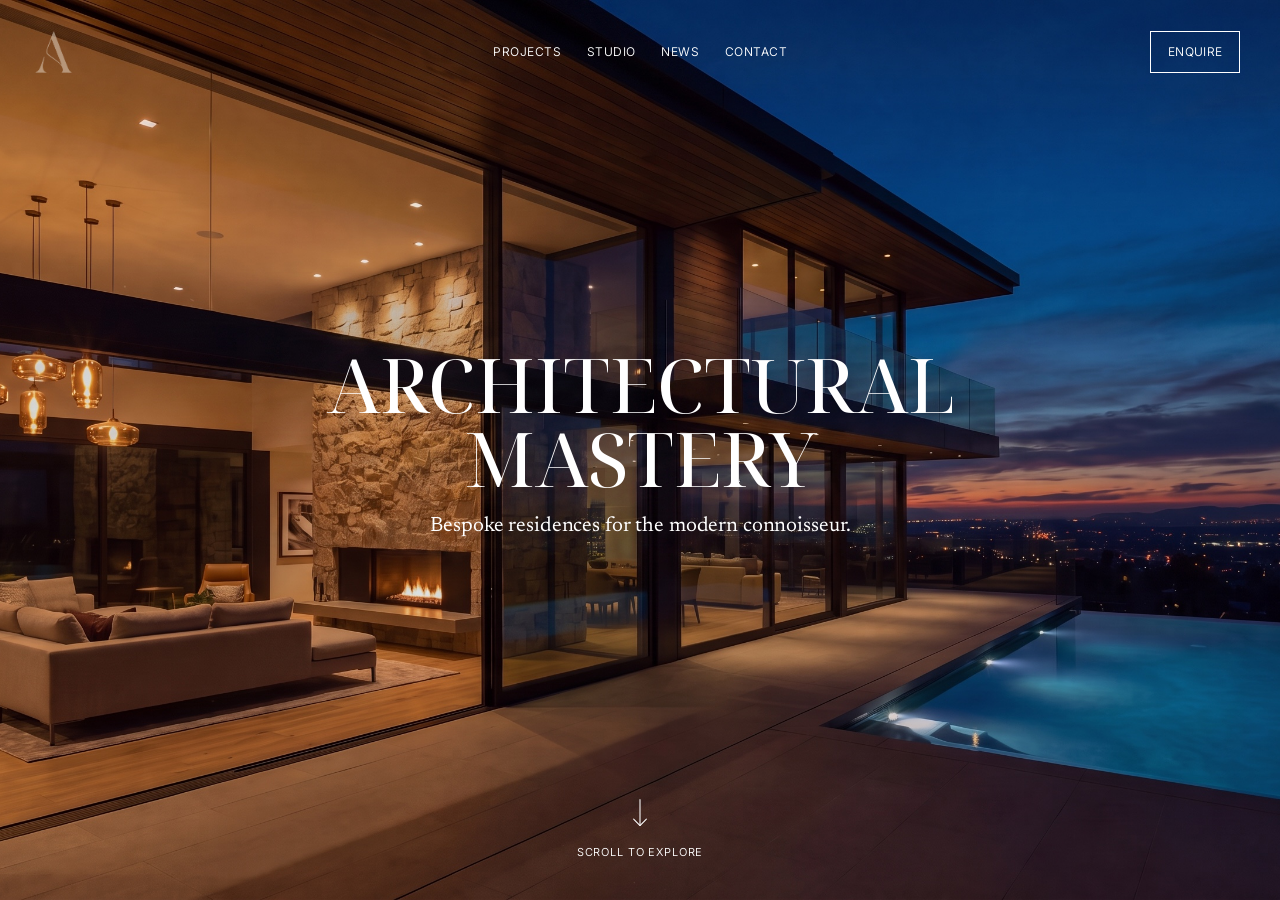
<file: backups/2026-10-12_16-27-11/index.html>
<!doctype html>
<html lang="en">
<head>
  <meta charset="utf-8">
  <meta name="viewport" content="width=device-width, initial-scale=1">
  <title>Architectural Mastery</title>
  <meta name="description" content="Bespoke residences for the modern connoisseur.">
  <link rel="preconnect" href="https://fonts.googleapis.com">
  <link rel="preconnect" href="https://fonts.gstatic.com" crossorigin>
  <link href="https://fonts.googleapis.com/css2?family=Noto+Serif+Display:wght@300..600&family=Inter:wght@300..500&family=Newsreader:opsz,wght@6..72,400&display=swap" rel="stylesheet">
  <link rel="stylesheet" href="styles.css">
</head>
<body>
  <header class="site-header">
    <a class="logo" href="#" aria-label="Home">
      <img src="assets/logo.png" alt="">
    </a>
    <nav class="main-nav" aria-label="Main">
      <ul>
        <li><a href="#">PROJECTS</a></li>
        <li><a href="#">STUDIO</a></li>
        <li><a href="#">NEWS</a></li>
        <li><a href="#">CONTACT</a></li>
      </ul>
    </nav>
    <a class="enquire" href="#">ENQUIRE</a>
  </header>

  <main>
    <section class="hero">
      <div class="hero__content">
        <h1 class="hero__title">
          <span>ARCHITECTURAL</span>
          <span>MASTERY</span>
        </h1>
        <p class="hero__tagline">Bespoke residences for the modern connoisseur.</p>
      </div>

      <div class="scroll-cue">
        <svg class="scroll-cue__arrow" viewBox="0 0 17 32" aria-hidden="true" focusable="false">
          <path d="M8.5 0.75V31.25" />
          <path d="M1 23.75L8.5 31.25L16 23.75" />
        </svg>
        <span class="scroll-cue__label">SCROLL TO EXPLORE</span>
      </div>
    </section>
  </main>
</body>
</html>
</file>
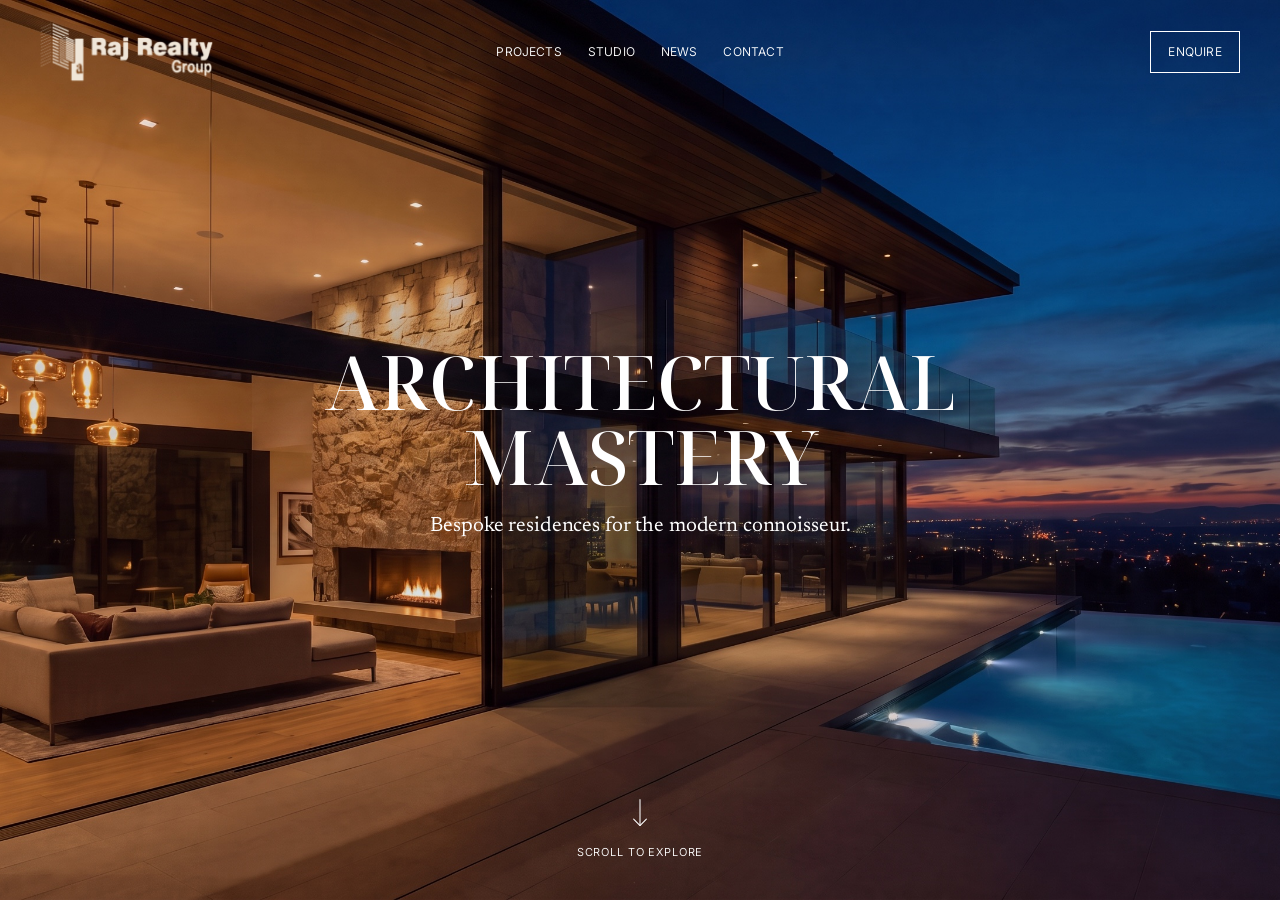
<file: backups/2026-10-12_16-35-46/index.html>
<!doctype html>
<html lang="en">
<head>
  <meta charset="utf-8">
  <meta name="viewport" content="width=device-width, initial-scale=1">
  <title>Architectural Mastery</title>
  <meta name="description" content="Bespoke residences for the modern connoisseur.">
  <link rel="preconnect" href="https://fonts.googleapis.com">
  <link rel="preconnect" href="https://fonts.gstatic.com" crossorigin>
  <link href="https://fonts.googleapis.com/css2?family=Noto+Serif+Display:wght@300..600&family=Inter:wght@300..500&family=Newsreader:opsz,wght@6..72,400&display=swap" rel="stylesheet">
  <link rel="stylesheet" href="styles.css">
</head>
<body>
  <header class="site-header">
    <a class="logo" href="#" aria-label="Home">
      <img src="assets/logo.png" alt="Raj Realty Group">
    </a>
    <nav class="main-nav" aria-label="Main">
      <ul>
        <li><a href="#">PROJECTS</a></li>
        <li><a href="#">STUDIO</a></li>
        <li><a href="#">NEWS</a></li>
        <li><a href="#">CONTACT</a></li>
      </ul>
    </nav>
    <a class="enquire" href="#">ENQUIRE</a>
  </header>

  <main>
    <section class="hero">
      <div class="hero__content">
        <h1 class="hero__title">
          <span>ARCHITECTURAL</span>
          <span>MASTERY</span>
        </h1>
        <p class="hero__tagline">Bespoke residences for the modern connoisseur.</p>
      </div>

      <div class="scroll-cue">
        <svg class="scroll-cue__arrow" viewBox="0 0 17 32" aria-hidden="true" focusable="false">
          <path d="M8.5 0.75V31.25" />
          <path d="M1 23.75L8.5 31.25L16 23.75" />
        </svg>
        <span class="scroll-cue__label">SCROLL TO EXPLORE</span>
      </div>
    </section>
  </main>
</body>
</html>
</file>
<file: styles.css>
/* Layout measured from reference/Raj One Final.jpg (see STUDY.md).
   Horizontal + type sizes in vw, vertical positions in vh / % of the hero.
   1920x1080 equivalents are noted in comments. */

:root {
  --white: #fff;
  --bg: #0E090C;

  --font-display: "Noto Serif Display", "Playfair Display", Georgia, "Times New Roman", serif;
  --font-text: "Newsreader", "Source Serif 4", Georgia, serif;
  --font-sans: "Inter", "Helvetica Neue", Arial, sans-serif;

  /* Nav / button: cap height 1.17vh (12.6px) -> 0.905vw (17.4px) */
  --nav-size: clamp(12px, 0.942vw, 26px);
  --nav-track: 0.015em;
}

*,
*::before,
*::after {
  box-sizing: border-box;
}

html,
body {
  margin: 0;
  padding: 0;
  overflow-x: clip;
}

body {
  background: var(--bg);
  color: var(--white);
  font-family: var(--font-sans);
  -webkit-font-smoothing: antialiased;
  -moz-osx-font-smoothing: grayscale;
  text-rendering: optimizeLegibility;
}

a {
  color: inherit;
  text-decoration: none;
}

img,
svg {
  display: block;
}

/* ---------- Header ---------- */

.site-header {
  position: absolute;
  inset: 0 0 auto 0;
  z-index: 2;
  height: 0; /* children are positioned individually */
}

/* Logo box: x 3.05–5.38vw, y 3.4–8.0vh */
.logo {
  position: absolute;
  left: 3.12vw;
  top: 5.8vh;
  transform: translateY(-50%);
}

/* Brand wordmark (3:1), vertically centred on the nav line at 5.8vh */
.logo img {
  height: clamp(34px, 6.4vh, 120px);
  width: auto;
}

/* Nav: centred on 50vw, cap centre line at 5.8vh */
.main-nav {
  position: absolute;
  left: 50%;
  top: 5.8vh;
  transform: translate(-50%, -50%);
}

.main-nav ul {
  display: flex;
  align-items: center;
  gap: 2.04vw; /* visible gap between words = 2.17vw (≈42px) incl. tracking */
  margin: 0;
  padding: 0;
  list-style: none;
}

.main-nav a,
.enquire,
.scroll-cue__label {
  font-family: var(--font-sans);
  font-weight: 350;
  text-transform: uppercase;
  line-height: 1;
  white-space: nowrap;
}

.main-nav a {
  display: block;
  font-size: var(--nav-size);
  letter-spacing: var(--nav-track);
  margin-right: calc(-1 * var(--nav-track));
}

/* ENQUIRE: box x 89.84–96.88vw, y 3.48–8.07vh (≈135×49px), 1px white outline */
.enquire {
  position: absolute;
  right: 3.12vw;
  top: 3.48vh;
  display: flex;
  align-items: center;
  justify-content: center;
  width: 7.04vw;
  min-width: max-content;
  height: 4.59vh;
  min-height: 36px;
  padding: 0 1.2em 0 calc(1.2em + var(--nav-track));
  border: 1px solid var(--white);
  font-size: var(--nav-size);
  letter-spacing: var(--nav-track);
}

/* ---------- Hero ---------- */

.hero {
  position: relative;
  width: 100%;
  height: 100vh;
  height: 100svh;
  min-height: 420px;
  overflow: hidden;
  background: #0E090C url('assets/hero.jpg') center / cover no-repeat;
}

/* Headline + tagline block; vertically centred (block centre ≈ 49.5vh) */
.hero__content {
  position: absolute;
  left: 0;
  right: 0;
  top: 49.22%;
  transform: translateY(-50%);
  padding: 0 16px 0 calc(16px + 0.14vw); /* nudges the centre 0.07vw right, as in the reference */
  text-align: center;
}

/* ARCHITECTURAL: x 25.74–74.16vw, cap 37.47–45.12vh -> 5.69vw (≈109px)
   MASTERY cap top 47.79vh -> line-height 1.02 */
.hero__title {
  margin: 0;
  font-family: var(--font-display);
  font-weight: 520;
  font-size: clamp(40px, 5.806vw, 260px);
  line-height: 1.008;
  letter-spacing: 0;
  text-transform: uppercase;
}

.hero__title span {
  display: block;
  white-space: nowrap;
}

/* Tagline: x 34.08–65.92vw, y 59.41–62.24vh -> 1.639vw (≈31.5px) */
.hero__tagline {
  margin: 0.9em 0 0;
  font-family: var(--font-text);
  font-weight: 400;
  font-variation-settings: "opsz" 16;
  font-size: clamp(15px, 1.621vw, 60px);
  line-height: 1.3;
  letter-spacing: -0.0065em;
}

/* Scroll cue: arrow x 49.55–50.44vw, y 88.83–91.80vh (≈17×32px);
   label cap 94.04–95.08vh, x 45.39–54.56vw */
.scroll-cue {
  position: absolute;
  inset: 0;
  pointer-events: none;
}

.scroll-cue__arrow {
  position: absolute;
  left: 50%;
  top: 88.8%;
  height: clamp(22px, 3.02vh, 60px);
  width: auto;
  aspect-ratio: 17 / 32;
  transform: translateX(-50%);
  overflow: visible;
  fill: none;
  stroke: var(--white);
  stroke-width: 1.25;
  stroke-linecap: round;
  stroke-linejoin: round;
}

.scroll-cue__label {
  position: absolute;
  left: 50%;
  top: 94.63%;
  transform: translate(-50%, -50%);
  font-size: clamp(11px, 0.804vw, 24px);
  letter-spacing: 0.078em;
  margin-right: -0.078em;
}

/* ---------- Scroll film ----------
   Default (no JS, reduced motion, or video unavailable): static hero,
   chapters follow as plain sections. film.js adds .has-film to <html>. */

.hero__film {
  display: none;
}

.chapters {
  padding: 12vh 3.12vw;
}

.chapter {
  max-width: 44rem;
  padding: 6vh 0;
  border-top: 1px solid rgba(255, 255, 255, 0.18);
}

.chapter__label {
  margin: 0 0 1.2em;
  font-family: var(--font-sans);
  font-weight: 350;
  font-size: clamp(11px, 0.804vw, 24px);
  letter-spacing: 0.078em;
  text-transform: uppercase;
}

.chapter__title {
  margin: 0;
  font-family: var(--font-display);
  font-weight: 520;
  font-size: clamp(28px, 2.9vw, 120px);
  line-height: 1.08;
}

.chapter__text {
  margin: 0.8em 0 0;
  max-width: 30em;
  font-family: var(--font-text);
  font-variation-settings: "opsz" 16;
  font-size: clamp(16px, 1.25vw, 44px);
  line-height: 1.45;
}

.chapter__cta {
  display: inline-flex;
  align-items: center;
  margin-top: 1.6em;
  padding: 0.95em 1.4em;
  border: 1px solid var(--white);
  font-family: var(--font-sans);
  font-weight: 350;
  font-size: var(--nav-size);
  letter-spacing: var(--nav-track);
  line-height: 1;
}

.main-nav a {
  transition: opacity 0.4s ease;
}

.main-nav a.is-active {
  text-decoration: underline;
  text-decoration-thickness: 1px;
  text-underline-offset: 0.5em;
}

.main-nav.has-active a:not(.is-active) {
  opacity: 0.55;
}

.has-film .site-header {
  position: fixed;
}

.site-header::before {
  content: "";
  position: absolute;
  inset: 0 0 auto 0;
  height: 11.6vh;
  min-height: 72px;
  background: linear-gradient(180deg, rgba(14, 9, 12, 0.92) 0%, rgba(14, 9, 12, 0.7) 70%, rgba(14, 9, 12, 0) 100%);
  opacity: 0;
  transition: opacity 0.4s ease;
  pointer-events: none;
}

.site-header.is-solid::before {
  opacity: 1;
}

.has-film .film {
  position: relative;
  height: 520vh;
}

.has-film .film__pin {
  position: sticky;
  top: 0;
  height: 100vh;
  height: 100svh;
  overflow: hidden;
}

.has-film .hero__film {
  display: block;
  position: absolute;
  inset: 0;
  width: 100%;
  height: 100%;
  object-fit: cover;
  opacity: 0;
}

.has-film .hero__content,
.has-film .scroll-cue {
  will-change: opacity;
}

.has-film .chapters {
  position: absolute;
  inset: 0;
  padding: 0;
  pointer-events: none;
}

.has-film .chapter {
  position: absolute;
  left: 3.12vw;
  bottom: 13vh;
  width: min(40vw, 44rem);
  padding: 0;
  border: 0;
  opacity: 0;
  text-shadow: 0 0 2.4em rgba(14, 9, 12, 0.55);
  will-change: opacity, transform;
}

.has-film .chapter.is-active {
  pointer-events: auto;
}

/* ---------- Project sections ----------
   Same palette and type as the hero; gold sampled from the RAJONE mark.
   Without motion.js (or with reduced motion) every scene renders as a plain,
   static section. motion.js adds .js-motion and drives the pinned scenes. */

:root {
  --cream: #EAE0D2;
  --muted: rgba(234, 224, 210, 0.8);
  --gold: #C9A46A;
  --gold-hi: #F1DDB4;
  --line: rgba(234, 224, 210, 0.16);
  --gutter: 3.12vw;
}

/* Atmosphere: shifting glows, blueprint grid and grain behind every section */
.atmos {
  position: fixed;
  inset: 0;
  z-index: -1;
  overflow: hidden;
  pointer-events: none;
  background: var(--bg);
}

.atmos__glow {
  position: absolute;
  inset: 0;
  background:
    radial-gradient(48% 58% at var(--gx1, 18%) var(--gy1, 30%), var(--g1, rgba(150, 82, 30, 0.42)), transparent 72%),
    radial-gradient(52% 62% at var(--gx2, 84%) var(--gy2, 74%), var(--g2, rgba(12, 40, 96, 0.4)), transparent 72%);
}

.atmos__grid {
  position: absolute;
  inset: 0;
  background-image:
    linear-gradient(rgba(201, 164, 106, 0.07) 1px, transparent 1px),
    linear-gradient(90deg, rgba(201, 164, 106, 0.07) 1px, transparent 1px);
  background-size: 6.25vw 6.25vw;
  -webkit-mask-image: radial-gradient(75% 70% at 50% 50%, #000 15%, transparent 100%);
  mask-image: radial-gradient(75% 70% at 50% 50%, #000 15%, transparent 100%);
}

.atmos__grain {
  position: absolute;
  inset: -50%;
  background-image: url("data:image/svg+xml,%3Csvg xmlns='http://www.w3.org/2000/svg' width='180' height='180'%3E%3Cfilter id='n'%3E%3CfeTurbulence type='fractalNoise' baseFrequency='.9' numOctaves='3' stitchTiles='stitch'/%3E%3C/filter%3E%3Crect width='100%25' height='100%25' filter='url(%23n)'/%3E%3C/svg%3E");
  opacity: 0.08;
  mix-blend-mode: overlay;
  animation: grain 0.9s steps(5) infinite;
}

@keyframes grain {
  0% { transform: translate(0, 0); }
  25% { transform: translate(-3%, 2%); }
  50% { transform: translate(2%, -3%); }
  75% { transform: translate(-2%, -1%); }
  100% { transform: translate(1%, 3%); }
}

.progress {
  position: fixed;
  top: 0;
  left: 0;
  right: 0;
  z-index: 5;
  height: 2px;
  background: linear-gradient(90deg, var(--gold), var(--gold-hi));
  transform: scaleX(0);
  transform-origin: 0 50%;
  pointer-events: none;
}

/* Shared section scaffolding */
.section,
.scene {
  position: relative;
}

.section {
  padding: 18vh var(--gutter);
}

.scene__pin {
  position: relative;
  padding: 16vh var(--gutter);
}

.section > *,
.scene__pin > * {
  position: relative;
  z-index: 1;
}

.ghost,
.sky__level {
  position: absolute !important;
  z-index: 0 !important;
  font-family: var(--font-display);
  font-weight: 400;
  line-height: 0.8;
  letter-spacing: 0.04em;
  white-space: nowrap;
  color: transparent;
  -webkit-text-stroke: 1px rgba(201, 164, 106, 0.27);
  pointer-events: none;
  user-select: none;
}

.ghost {
  top: 50%;
  left: -1vw;
  font-size: 19vw;
  transform: translateY(-50%);
}

.section > .ghost {
  top: 22vh;
}

.ghost--right {
  left: auto;
  right: -1vw;
}

.eyebrow {
  display: flex;
  align-items: center;
  margin: 0 0 1.4em;
  font-family: var(--font-sans);
  font-weight: 350;
  font-size: clamp(11px, 0.804vw, 22px);
  letter-spacing: 0.16em;
  text-transform: uppercase;
  color: var(--gold);
}

.eyebrow__num {
  margin-right: 1.1em;
  padding-right: 1.1em;
  border-right: 1px solid rgba(201, 164, 106, 0.5);
  color: var(--cream);
}

.title {
  margin: 0;
  max-width: 18em;
  font-family: var(--font-display);
  font-weight: 520;
  font-size: clamp(30px, 3.4vw, 120px);
  line-height: 1.06;
  color: var(--white);
}

.title--large {
  max-width: none;
  font-size: clamp(40px, 5.806vw, 220px);
}

.lead {
  margin: 0.6em 0 0;
  font-family: var(--font-text);
  font-variation-settings: "opsz" 16;
  font-size: clamp(20px, 1.9vw, 64px);
  line-height: 1.3;
  color: var(--cream);
}

.body {
  margin: 1.1em 0 0;
  max-width: 34em;
  font-family: var(--font-text);
  font-variation-settings: "opsz" 16;
  font-size: clamp(17px, 1.35vw, 46px);
  line-height: 1.55;
  color: var(--muted);
}

.gold-text {
  background: linear-gradient(180deg, var(--gold-hi) 0%, var(--gold) 55%, #9C7438 100%);
  -webkit-background-clip: text;
  background-clip: text;
  color: transparent;
}

/* Gold corner ticks around framed images */
.ticks {
  position: relative;
}

.ticks::after {
  content: "";
  position: absolute;
  inset: -1vw;
  pointer-events: none;
  --t: linear-gradient(var(--gold), var(--gold));
  background:
    var(--t) left top / 1.6vw 1px no-repeat, var(--t) left top / 1px 1.6vw no-repeat,
    var(--t) right top / 1.6vw 1px no-repeat, var(--t) right top / 1px 1.6vw no-repeat,
    var(--t) left bottom / 1.6vw 1px no-repeat, var(--t) left bottom / 1px 1.6vw no-repeat,
    var(--t) right bottom / 1.6vw 1px no-repeat, var(--t) right bottom / 1px 1.6vw no-repeat;
  opacity: 0.75;
}

.shadow {
  box-shadow: 0 5vh 10vh rgba(0, 0, 0, 0.6);
}

/* Reveals: fade and rise; split headlines rise word by word */
.js-motion [data-reveal] {
  opacity: 0;
  transform: translateY(3.5vh);
  transition: opacity 1.1s ease, transform 1.1s cubic-bezier(0.2, 0.7, 0.2, 1);
}

.js-motion [data-reveal].is-in {
  opacity: 1;
  transform: none;
}

.w {
  display: inline-block;
  overflow: hidden;
  padding-bottom: 0.1em;
  margin-bottom: -0.1em;
  vertical-align: top;
}

.w > span {
  display: inline-block;
}

.js-motion .w > span {
  transform: translateY(108%);
  transition: transform 1.15s cubic-bezier(0.2, 0.75, 0.15, 1);
  transition-delay: calc(var(--i, 0) * 55ms);
}

.js-motion .is-in .w > span {
  transform: none;
}

/* Pinned scenes (only with motion.js) */
.js-motion .tower { height: 240vh; }
.js-motion .portal { height: 250vh; }
.js-motion .deck { height: 440vh; }
.js-motion .spread { height: 230vh; }
.js-motion .sky { height: 250vh; }

.js-motion .scene__pin {
  position: sticky;
  top: 0;
  display: flex;
  align-items: center;
  height: 100vh;
  height: 100svh;
  padding: 0 var(--gutter);
  overflow: hidden;
}

/* 01 · Tower */
.tower__grid {
  display: grid;
  grid-template-columns: 1.1fr 0.9fr;
  gap: 6vw;
  align-items: center;
  width: 100%;
}

.wordmark {
  margin: 0;
  font-family: var(--font-display);
  font-weight: 440;
  font-size: clamp(56px, 8.4vw, 300px);
  line-height: 0.9;
  letter-spacing: 0.08em;
  color: var(--white);
}

.level {
  display: flex;
  align-items: baseline;
  gap: 1.2vw;
  margin-top: 4vh;
}

.level__label {
  font-family: var(--font-sans);
  font-weight: 350;
  font-size: clamp(11px, 0.804vw, 22px);
  letter-spacing: 0.16em;
  text-transform: uppercase;
  color: var(--muted);
}

.level__num {
  font-family: var(--font-display);
  font-weight: 440;
  font-size: clamp(60px, 7.6vw, 280px);
  line-height: 0.85;
  font-variant-numeric: tabular-nums;
  background: linear-gradient(180deg, var(--gold-hi) 0%, var(--gold) 55%, #9C7438 100%);
  -webkit-background-clip: text;
  background-clip: text;
  color: transparent;
}

.facts {
  display: grid;
  grid-template-columns: repeat(2, minmax(0, 1fr));
  gap: 3.6vh 3vw;
  margin: 4.5vh 0 0;
  padding-top: 3.6vh;
  border-top: 1px solid var(--line);
}

.facts dt {
  font-family: var(--font-display);
  font-weight: 520;
  font-size: clamp(22px, 1.9vw, 64px);
  color: var(--white);
}

.facts dd {
  margin: 0.35em 0 0;
  font-family: var(--font-sans);
  font-weight: 350;
  font-size: clamp(11px, 0.78vw, 22px);
  letter-spacing: 0.12em;
  text-transform: uppercase;
  color: var(--muted);
}

.js-motion .facts > div {
  opacity: 0;
  transform: translateY(2vh);
  transition: opacity 0.7s ease, transform 0.7s ease;
}

.js-motion .facts > div.on {
  opacity: 1;
  transform: none;
}

.tower__visual {
  display: flex;
  justify-content: center;
  perspective: 1600px;
}

.tower__visual::before {
  content: "";
  position: absolute;
  inset: -10% -20%;
  background: radial-gradient(closest-side, rgba(201, 140, 70, 0.28), transparent);
  pointer-events: none;
}

.tower__frame {
  width: min(100%, 25vw);
  margin: 0;
  transform-style: preserve-3d;
  will-change: transform;
}

.tower__frame img {
  display: block;
  width: 100%;
  height: auto;
  filter: drop-shadow(0 4vh 5vh rgba(0, 0, 0, 0.55));
}

.js-motion .tower__frame img,
.js-motion .tower__frame .tower__spin {
  clip-path: inset(var(--reveal, 0%) 0 0 0);
}

.tower__spin {
  position: absolute;
  left: -50%;
  top: -36%;
  width: 200%;
  height: 160%;
  touch-action: pan-y;
  cursor: grab;
  -webkit-mask-image: linear-gradient(90deg, transparent 0, #000 12%, #000 88%, transparent 100%), linear-gradient(180deg, transparent 0, #000 10%, #000 90%, transparent 100%);
  -webkit-mask-composite: source-in;
  mask-image: linear-gradient(90deg, transparent 0, #000 12%, #000 88%, transparent 100%), linear-gradient(180deg, transparent 0, #000 10%, #000 90%, transparent 100%);
  mask-composite: intersect;
  opacity: 0;
  transition: opacity 0.6s ease;
}

.tower__spin:active {
  cursor: grabbing;
}

.tower__spin:focus-visible {
  outline: 1px solid var(--gold);
  outline-offset: 4px;
}

.tower__frame.is-3d .tower__spin {
  opacity: 1;
}

.tower__still {
  transition: opacity 0.8s ease;
}

.tower__frame.is-3d .tower__still {
  opacity: 0;
}

.tower__controls {
  position: absolute;
  left: 50%;
  bottom: -7vh;
  z-index: 2;
  display: flex;
  align-items: center;
  gap: 0.6vw;
  transform: translateX(-50%);
  white-space: nowrap;
}

.tower__controls[hidden] {
  display: none;
}

.tower__hint {
  margin-right: 0.8vw;
  font-family: var(--font-sans);
  font-weight: 350;
  font-size: clamp(10px, 0.72vw, 20px);
  letter-spacing: 0.16em;
  text-transform: uppercase;
  color: var(--muted);
}

.tower__controls button {
  width: clamp(30px, 2vw, 56px);
  height: clamp(30px, 2vw, 56px);
  padding: 0;
  border: 1px solid rgba(201, 164, 106, 0.6);
  border-radius: 50%;
  background: rgba(14, 9, 12, 0.6);
  font-family: var(--font-sans);
  font-size: clamp(14px, 0.95vw, 26px);
  line-height: 1;
  color: var(--white);
  cursor: pointer;
  transition: background-color 0.3s ease, color 0.3s ease;
}

.tower__controls button:hover,
.tower__controls button:focus-visible {
  background: var(--gold);
  color: var(--bg);
}

.tower__scan {
  position: absolute;
  left: -8%;
  right: -8%;
  top: var(--reveal, 0%);
  height: 1px;
  background: linear-gradient(90deg, transparent, var(--gold), #FFF6E0, var(--gold), transparent);
  box-shadow: 0 0 18px 4px rgba(201, 164, 106, 0.55);
  opacity: var(--scan, 0);
}

/* 02 · Arrival portal */
.portal .scene__pin {
  min-height: 100vh;
}

.portal__frame {
  position: absolute !important;
  top: 9vh;
  left: var(--gutter);
  width: 36vw;
  height: 82vh;
  margin: 0;
  overflow: hidden;
  border-radius: 18vw 18vw 2px 2px;
  box-shadow: 0 6vh 12vh rgba(0, 0, 0, 0.6);
  will-change: transform;
}

.portal__frame img {
  display: block;
  width: 100%;
  height: 100%;
  object-fit: cover;
  transform-origin: 50% 40%;
  will-change: transform;
}

.portal__arch {
  position: absolute !important;
  top: calc(9vh - 1.4vw);
  left: calc(var(--gutter) - 1.4vw);
  width: calc(36vw + 2.8vw);
  height: calc(82vh + 1.4vw);
  border: 1px solid rgba(201, 164, 106, 0.5);
  border-bottom: 0;
  border-radius: 19.4vw 19.4vw 0 0;
  pointer-events: none;
}

.portal__copy {
  position: absolute !important;
  top: 50%;
  right: var(--gutter);
  width: 44vw;
  transform: translateY(-50%);
}

/* 02 · Step inside: flythrough card that flattens to full screen, then scrubs */
.inside__head {
  margin-bottom: 6vh;
}

.inside__frame {
  position: relative;
  margin: 0;
  overflow: hidden;
  border-radius: 3px;
  background: #0E090C;
  box-shadow: 0 6vh 12vh rgba(0, 0, 0, 0.6);
}

.inside__video {
  display: block;
  width: 100%;
  height: auto;
  aspect-ratio: 16 / 9;
  object-fit: cover;
}

.inside__shade,
.inside__caps,
.inside__bar {
  display: none;
}

.js-motion .inside {
  height: 460vh;
}

.js-motion .inside .scene__pin {
  display: block;
  padding: 0;
}

.js-motion .inside__head {
  position: absolute !important;
  top: 10vh;
  left: 0;
  right: 0;
  z-index: 3 !important;
  margin: 0;
  text-align: center;
  pointer-events: none;
}

.js-motion .inside__head .eyebrow {
  justify-content: center;
}

.js-motion .inside__head .title {
  margin: 0 auto;
}

.js-motion .inside__frame {
  position: absolute !important;
  top: 50%;
  left: 50%;
  width: 100vw;
  height: 100vh;
  height: 100svh;
  transform-origin: 50% 50%;
  will-change: transform, border-radius;
}

.js-motion .inside__frame.ticks::after {
  inset: 1.4vw;
  opacity: var(--ticks, 0);
}

.js-motion .inside__video {
  height: 100%;
  aspect-ratio: auto;
}

.js-motion .inside__shade {
  display: block;
  position: absolute;
  inset: 0;
  background:
    linear-gradient(90deg, rgba(14, 9, 12, 0.72) 0%, rgba(14, 9, 12, 0.25) 38%, rgba(14, 9, 12, 0) 60%),
    linear-gradient(0deg, rgba(14, 9, 12, 0.7) 0%, rgba(14, 9, 12, 0) 34%);
  opacity: var(--shade, 0);
  pointer-events: none;
}

.js-motion .inside__caps {
  display: block;
  position: absolute;
  left: var(--gutter);
  bottom: 16vh;
  width: min(44vw, 48rem);
  height: 12vh;
}

.inside__cap {
  position: absolute;
  left: 0;
  bottom: 0;
  margin: 0;
  font-family: var(--font-display);
  font-weight: 520;
  font-size: clamp(28px, 3vw, 110px);
  line-height: 1.08;
  color: var(--white);
  opacity: 0;
  text-shadow: 0 0 2.4em rgba(14, 9, 12, 0.6);
  will-change: opacity, transform;
}

.inside__cap span {
  display: block;
  margin-bottom: 0.9em;
  font-family: var(--font-sans);
  font-weight: 350;
  font-size: clamp(11px, 0.804vw, 22px);
  letter-spacing: 0.16em;
  color: var(--gold);
}

.js-motion .inside__bar {
  display: block;
  position: absolute;
  left: var(--gutter);
  right: var(--gutter);
  bottom: 9vh;
  height: 1px;
  background: rgba(234, 224, 210, 0.2);
  opacity: var(--shade, 0);
}

.inside__bar span {
  display: block;
  height: 100%;
  background: linear-gradient(90deg, var(--gold), var(--gold-hi));
  transform: scaleX(0);
  transform-origin: 0 50%;
}

/* 03 · Residences deck */
.deck .scene__pin {
  display: grid;
  grid-template-columns: 0.8fr 1.2fr;
  gap: 4vw;
  align-items: center;
}

.deck__slides {
  position: relative;
  margin-top: 5vh;
}

.deck__slide {
  margin-bottom: 5vh;
}

.js-motion .deck__slides {
  min-height: 27vh;
}

.js-motion .deck__slide {
  position: absolute;
  inset: 0 0 auto 0;
  margin: 0;
  opacity: 0;
  transform: translateY(3vh);
  transition: opacity 0.6s ease, transform 0.6s cubic-bezier(0.2, 0.7, 0.2, 1);
}

.js-motion .deck__slide.is-active {
  opacity: 1;
  transform: none;
}

.deck__slide h3 {
  margin: 0;
  font-family: var(--font-display);
  font-weight: 520;
  font-size: clamp(26px, 2.4vw, 84px);
  color: var(--white);
}

.deck__area {
  margin: 0.25em 0 0;
  font-family: var(--font-display);
  font-weight: 440;
  font-size: clamp(44px, 5vw, 180px);
  line-height: 1;
  font-variant-numeric: tabular-nums;
}

.deck__area span {
  background: linear-gradient(180deg, var(--gold-hi) 0%, var(--gold) 55%, #9C7438 100%);
  -webkit-background-clip: text;
  background-clip: text;
  color: transparent;
}

.deck__area i {
  margin: 0 0.15em;
  font-style: normal;
  color: var(--muted);
}

.deck__area small,
.deck__rooms {
  display: block;
  font-family: var(--font-sans);
  font-weight: 350;
  font-size: clamp(11px, 0.78vw, 22px);
  letter-spacing: 0.12em;
  text-transform: uppercase;
  color: var(--muted);
}

.deck__area small {
  margin-top: 1em;
}

.deck__rooms {
  margin: 1.2em 0 0;
  color: var(--cream);
}

.deck__dots {
  display: none;
  gap: 10px;
  margin-top: 4vh;
}

.js-motion .deck__dots {
  display: flex;
}

.deck__dots span {
  width: 28px;
  height: 2px;
  background: var(--line);
  transition: width 0.4s ease, background-color 0.4s ease;
}

.deck__dots span.is-on {
  width: 56px;
  background: var(--gold);
}

.deck__stack {
  display: grid;
  grid-template-columns: repeat(2, minmax(0, 1fr));
  gap: 4vw;
}

.deck__card {
  margin: 0;
}

.deck__card img {
  display: block;
  width: 100%;
  height: auto;
  filter: drop-shadow(0 3.5vh 4vh rgba(0, 0, 0, 0.6));
}

.js-motion .deck__stack {
  display: block;
  position: relative;
  height: 76vh;
  perspective: 1800px;
  perspective-origin: 50% 10%;
}

.js-motion .deck__card {
  position: absolute;
  left: 50%;
  top: 52%;
  width: min(46vw, 92vh);
  transform-origin: 50% 100%;
  will-change: transform, opacity;
}

.js-motion .deck__card img {
  max-height: 58vh;
  object-fit: contain;
}

/* 04 · Typical floor */
.floor {
  display: grid;
  grid-template-columns: 0.72fr 1.28fr;
  gap: 5vw;
  align-items: center;
  min-height: 100vh;
}

.floor .section__head--split {
  display: block;
  margin: 0;
}

.floor .section__head--split .body {
  margin-top: 1.1em;
}

.floor .card--floor {
  width: calc(100% - 2vw);
}

.section__head {
  margin-bottom: 10vh;
}

.section__head--split {
  display: grid;
  grid-template-columns: 1.1fr 0.9fr;
  gap: 5vw;
  align-items: end;
}

.section__head--split .body {
  margin: 0;
}

.stage {
  perspective: 1600px;
  perspective-origin: 50% 40%;
}

.stage--wide {
  perspective: 2200px;
}

.card {
  position: relative;
  margin: 0;
  transform-style: preserve-3d;
  will-change: transform;
}

.card img {
  display: block;
  width: 100%;
  height: auto;
  border-radius: 3px;
}

.card--floor {
  width: min(100%, 72vw);
  margin: 0 auto;
  transform-origin: 50% 70%;
}

.card--floor img {
  filter: drop-shadow(0 3vh 4vh rgba(0, 0, 0, 0.55));
}

.wing-label {
  position: absolute;
  top: -5%;
  z-index: 1;
  padding: 0.45em 0.9em;
  transform: translateX(-50%);
  border: 1px solid rgba(201, 164, 106, 0.6);
  font-family: var(--font-sans);
  font-weight: 350;
  font-size: clamp(10px, 0.72vw, 20px);
  letter-spacing: 0.16em;
  text-transform: uppercase;
  white-space: nowrap;
  color: var(--gold);
}

.js-motion .card--floor img {
  clip-path: inset(0 var(--wipe, 0%) 0 0);
}

.sweep {
  position: absolute;
  top: -3%;
  bottom: -3%;
  left: calc(100% - var(--wipe, 0%));
  width: 1px;
  background: linear-gradient(transparent, var(--gold), #FFF3D6, var(--gold), transparent);
  box-shadow: 0 0 22px 5px rgba(201, 164, 106, 0.5);
  opacity: var(--sweep, 0);
}

/* 05 · Interiors spread */
.spread .scene__pin {
  flex-direction: column;
  justify-content: center;
  align-items: stretch;
  gap: 5vh;
}

.spread__cards {
  display: grid;
  grid-template-columns: repeat(3, minmax(0, 1fr));
  gap: 2vw;
  margin-top: 6vh;
}

.spread__card {
  margin: 0;
}

.spread__card img {
  display: block;
  width: 100%;
  height: auto;
  aspect-ratio: 4 / 5;
  object-fit: cover;
  border-radius: 2px;
  box-shadow: 0 5vh 10vh rgba(0, 0, 0, 0.6);
}

.spread__card figcaption,
.gallery__card figcaption {
  margin-top: 2vh;
  font-family: var(--font-sans);
  font-weight: 350;
  font-size: clamp(11px, 0.804vw, 22px);
  letter-spacing: 0.14em;
  text-transform: uppercase;
  color: var(--cream);
}

.js-motion .spread__cards {
  display: block;
  position: relative;
  height: 64vh;
  margin: 0;
  perspective: 1800px;
}

.js-motion .spread__card {
  position: absolute;
  left: 50%;
  top: 50%;
  width: min(25vw, 50vh);
  will-change: transform;
}

/* 06 · Sky deck */
.sky .scene__pin {
  flex-direction: column;
  justify-content: center;
  align-items: stretch;
  gap: 5vh;
  text-align: center;
}

.sky__head .title,
.sky__head .body {
  margin-left: auto;
  margin-right: auto;
}

.sky__head .eyebrow {
  justify-content: center;
}

.sky__level {
  top: 50%;
  left: 50%;
  font-size: 46vw;
  transform: translate(-50%, -50%);
}

.sky__stage {
  perspective: 2000px;
  perspective-origin: 50% 0%;
}

.sky__aerial {
  position: relative;
  width: min(100%, 62vw);
  margin: 0 auto;
  transform-origin: 50% 0%;
  will-change: transform;
}

.sky__aerial img {
  display: block;
  width: 100%;
  height: auto;
  border-radius: 3px;
  box-shadow: 0 6vh 12vh rgba(0, 0, 0, 0.65);
}

.hotspots {
  margin: 0;
  padding: 0;
  list-style: none;
}

.hotspots li {
  position: absolute;
  display: flex;
  align-items: center;
  gap: 0.7em;
  padding: 0 0 0 0.6em;
  transform: translate(-50%, -50%);
  transition: background-color 0.3s ease, border-color 0.3s ease, color 0.3s ease;
  border: 1px solid rgba(201, 164, 106, 0.55);
  background: rgba(14, 9, 12, 0.78);
  font-family: var(--font-sans);
  font-weight: 350;
  font-size: clamp(10px, 0.72vw, 20px);
  letter-spacing: 0.12em;
  text-transform: uppercase;
  white-space: nowrap;
  color: var(--white);
}

.hotspots li::before {
  content: "";
  flex: none;
  width: 0.8em;
  height: 0.8em;
  border-radius: 50%;
  background: var(--gold);
  animation: pulse 2.2s ease-out infinite;
}

.js-motion .hotspots li {
  pointer-events: none;
  opacity: 0;
  transform: translate(-50%, -20%);
  transition: opacity 0.5s ease, transform 0.5s ease;
}

.js-motion .hotspots li.on {
  pointer-events: auto;
  opacity: 1;
  transform: translate(-50%, -50%);
}

/* Hotspot buttons open the walkthrough pop-up */
.hotspots button {
  padding: 0.5em 0.9em 0.5em 0;
  border: 0;
  background: none;
  font: inherit;
  letter-spacing: inherit;
  text-transform: inherit;
  color: inherit;
  cursor: pointer;
}

.hotspots button::after {
  content: "";
  position: absolute;
  inset: -8px;
}

.hotspots li:hover,
.hotspots li:focus-within {
  border-color: var(--gold);
  background: var(--gold);
  color: var(--bg);
}

.hotspots button:focus-visible {
  outline: none;
}

.hotspots__hint {
  margin: 3vh 0 0;
  font-family: var(--font-sans);
  font-weight: 350;
  font-size: clamp(10px, 0.72vw, 20px);
  letter-spacing: 0.16em;
  text-align: center;
  text-transform: uppercase;
  color: var(--muted);
}

.tour {
  position: fixed;
  inset: 0;
  z-index: 50;
  display: flex;
  align-items: center;
  justify-content: center;
  padding: 4vh 4vw;
  perspective: 1800px;
}

.tour[hidden] {
  display: none;
}

.tour__backdrop {
  position: absolute;
  inset: 0;
  background: rgba(10, 6, 9, 0.82);
  -webkit-backdrop-filter: blur(14px);
  backdrop-filter: blur(14px);
  opacity: 0;
  transition: opacity 0.45s ease;
}

.tour.is-open .tour__backdrop {
  opacity: 1;
}

.tour__frame {
  position: relative;
  width: min(90vw, calc(70vh * 16 / 9));
  margin: 0;
  opacity: 0;
  transform: rotateX(28deg) translateY(8vh) scale(0.82);
  transition: opacity 0.5s ease, transform 0.7s cubic-bezier(0.2, 0.75, 0.15, 1);
}

.tour.is-open .tour__frame {
  opacity: 1;
  transform: none;
}

.tour__media {
  position: relative;
  aspect-ratio: 16 / 9;
  overflow: hidden;
  border-radius: 3px;
  background: #0E090C;
  box-shadow: 0 6vh 14vh rgba(0, 0, 0, 0.7);
}

.tour__still,
.tour__video {
  position: absolute;
  inset: 0;
  width: 100%;
  height: 100%;
  object-fit: cover;
}

.tour__video {
  opacity: 0;
  transition: opacity 0.4s ease;
}

.tour.has-video .tour__video {
  opacity: 1;
}

/* Until a walkthrough video exists, the render gets a slow camera drift */
.tour.is-open:not(.has-video) .tour__still {
  animation: tour-drift 9s ease-in-out infinite alternate;
}

@keyframes tour-drift {
  0% { transform: scale(1.04) translate(1.5%, 1%); }
  100% { transform: scale(1.22) translate(-2.5%, -2%); }
}

.tour__bar {
  display: flex;
  align-items: center;
  gap: 1.4vw;
  margin-top: 2.2vh;
}

.tour__eyebrow {
  font-family: var(--font-sans);
  font-weight: 350;
  font-size: clamp(10px, 0.72vw, 20px);
  letter-spacing: 0.16em;
  text-transform: uppercase;
  color: var(--gold);
}

.tour__title {
  flex: 1;
  font-family: var(--font-display);
  font-weight: 520;
  font-size: clamp(22px, 2vw, 64px);
  color: var(--white);
}

.tour__nav {
  display: flex;
  gap: 0.6vw;
}

.tour__nav button,
.tour__close {
  width: clamp(38px, 2.6vw, 64px);
  height: clamp(38px, 2.6vw, 64px);
  padding: 0;
  border: 1px solid rgba(201, 164, 106, 0.6);
  border-radius: 50%;
  background: rgba(14, 9, 12, 0.6);
  font-family: var(--font-sans);
  font-size: clamp(18px, 1.3vw, 34px);
  line-height: 1;
  color: var(--white);
  cursor: pointer;
  transition: background-color 0.3s ease, color 0.3s ease;
}

.tour__nav button:hover,
.tour__close:hover,
.tour__nav button:focus-visible,
.tour__close:focus-visible {
  background: var(--gold);
  color: var(--bg);
}

.tour__close {
  position: absolute;
  top: calc(-1 * clamp(38px, 2.6vw, 64px) - 1.4vh);
  right: 0;
}

@media (prefers-reduced-motion: reduce) {
  .tour__frame,
  .tour__backdrop {
    transition: none;
  }

  .tour.is-open:not(.has-video) .tour__still {
    animation: none;
  }
}

/* 07 · Amenities carousel */
.gallery {
  position: relative;
}

.gallery__pin {
  position: relative;
  padding: 8vh 0 12vh;
  overflow-x: auto;
}

.marquee {
  position: absolute;
  top: 9vh;
  left: 0;
  z-index: 0;
  font-family: var(--font-display);
  font-size: 9vw;
  line-height: 1;
  white-space: nowrap;
  color: transparent;
  -webkit-text-stroke: 1px rgba(201, 164, 106, 0.26);
  pointer-events: none;
  will-change: transform;
}

.gallery__eyebrow {
  position: relative;
  z-index: 1;
  padding: 0 var(--gutter);
}

.gallery__track {
  position: relative;
  z-index: 1;
  display: flex;
  gap: 3vw;
  width: max-content;
  padding: 0 var(--gutter);
}

.gallery__card {
  flex: 0 0 auto;
  width: min(46vw, 80vh);
  margin: 0;
  will-change: transform;
}

.gallery__card img {
  display: block;
  width: 100%;
  height: auto;
  aspect-ratio: 16 / 10;
  object-fit: cover;
  box-shadow: 0 4vh 8vh rgba(0, 0, 0, 0.55);
}

.gallery__card figcaption span {
  margin-right: 1.2em;
  color: var(--gold);
}

.js-motion .gallery {
  height: 420vh;
}

.js-motion .gallery__pin {
  position: sticky;
  top: 0;
  display: flex;
  flex-direction: column;
  justify-content: center;
  height: 100vh;
  height: 100svh;
  padding: 0;
  overflow: hidden;
  perspective: 1700px;
}

.js-motion .gallery__track {
  transform-style: preserve-3d;
  will-change: transform;
}

/* 08 · Location */
.location__grid {
  display: grid;
  grid-template-columns: 0.9fr 1.1fr;
  gap: 6vw;
  align-items: center;
}

.landmarks {
  margin: 6vh 0 0;
  padding: 0;
  list-style: none;
  border-top: 1px solid var(--line);
}

.landmarks li {
  display: flex;
  align-items: baseline;
  gap: 1.4em;
  padding: 1.6vh 0;
  border-bottom: 1px solid var(--line);
  font-family: var(--font-text);
  font-variation-settings: "opsz" 16;
  font-size: clamp(16px, 1.3vw, 44px);
  color: var(--cream);
}

.landmarks li span {
  font-family: var(--font-sans);
  font-size: 0.62em;
  letter-spacing: 0.12em;
  color: var(--gold);
}

.landmarks li:nth-child(2) { transition-delay: 0.08s; }
.landmarks li:nth-child(3) { transition-delay: 0.16s; }
.landmarks li:nth-child(4) { transition-delay: 0.24s; }
.landmarks li:nth-child(5) { transition-delay: 0.32s; }
.landmarks li:nth-child(6) { transition-delay: 0.4s; }

.card--map {
  width: min(100%, 30vw);
  margin: 0 auto;
  transform-origin: 50% 80%;
}

.card--map img {
  box-shadow: 0 5vh 10vh rgba(0, 0, 0, 0.6);
}

.map-pulse {
  position: absolute;
  left: 56.3%;
  top: 38%;
  width: 1.6vw;
  height: 1.6vw;
  min-width: 14px;
  min-height: 14px;
  border-radius: 50%;
  transform: translate(-50%, -50%);
  animation: pulse 2.2s ease-out infinite;
}

@keyframes pulse {
  0% { box-shadow: 0 0 0 0 rgba(201, 164, 106, 0.75); }
  100% { box-shadow: 0 0 0 3vw rgba(201, 164, 106, 0); }
}

/* Enquire + footer */
.enquire-cta {
  overflow: hidden;
  padding: 26vh var(--gutter);
  text-align: center;
}

.enquire-cta .eyebrow {
  justify-content: center;
}

.enquire-cta .body {
  margin-left: auto;
  margin-right: auto;
}

.enquire-cta__glow {
  position: absolute !important;
  left: 50%;
  top: 62%;
  z-index: 0 !important;
  width: 90vw;
  height: 90vw;
  transform: translate(-50%, -50%);
  background: radial-gradient(closest-side, rgba(201, 120, 50, 0.32), rgba(201, 120, 50, 0.08) 55%, transparent);
  pointer-events: none;
}

.button {
  display: inline-flex;
  align-items: center;
  margin-top: 5vh;
  padding: 1.1em 2.4em;
  border: 1px solid var(--white);
  font-family: var(--font-sans);
  font-weight: 350;
  font-size: var(--nav-size);
  letter-spacing: 0.08em;
  line-height: 1;
  transition: background-color 0.3s ease, color 0.3s ease;
}

.button:hover {
  background: var(--white);
  color: var(--bg);
}

.site-footer {
  display: flex;
  align-items: center;
  justify-content: space-between;
  gap: 4vw;
  padding: 5vh var(--gutter);
  border-top: 1px solid var(--line);
  background: rgba(14, 9, 12, 0.85);
}

.site-footer__logo {
  width: auto;
  height: clamp(28px, 4.4vh, 70px);
}

.site-footer p {
  margin: 0;
  font-family: var(--font-sans);
  font-weight: 350;
  font-size: clamp(11px, 0.72vw, 20px);
  letter-spacing: 0.06em;
  color: var(--muted);
}

@media (prefers-reduced-motion: reduce) {
  .map-pulse,
  .hotspots li::before,
  .atmos__grain {
    animation: none;
  }
}

/* ---------- Small screens ---------- */

@media (max-width: 768px) {
  :root {
    --nav-size: 12px;
    --nav-track: 0.06em;
  }

  .logo {
    left: 16px;
    top: 38px;
  }

  .logo img {
    height: 38px;
  }

  .enquire {
    right: 16px;
    top: 20px;
    width: auto;
    height: 36px;
    min-height: 0;
  }

  /* Nav drops to its own centred row under the logo / button */
  .main-nav {
    left: 16px;
    right: 16px;
    top: 82px;
    transform: none;
  }

  .main-nav ul {
    justify-content: center;
    flex-wrap: wrap;
    gap: 10px 22px;
  }

  .hero__content {
    top: 50%;
    padding: 0 16px;
  }

  /* ARCHITECTURAL is 8.5em wide in Gloock: 10.6vw fits a 16px gutter */
  .hero__title {
    font-size: 10.6vw;
    line-height: 1.04;
  }

  .hero__tagline {
    max-width: 22em;
    margin-left: auto;
    margin-right: auto;
    font-size: clamp(16px, 4.4vw, 22px);
    line-height: 1.35;
  }

  .scroll-cue__arrow {
    top: auto;
    bottom: 64px;
    height: 28px;
  }

  .scroll-cue__label {
    top: auto;
    bottom: 28px;
    transform: translateX(-50%);
    font-size: 11px;
  }

  .chapters {
    padding: 8vh 16px;
  }

  .has-film .chapter {
    left: 16px;
    right: 16px;
    bottom: 10vh;
    width: auto;
  }

  :root {
    --gutter: 16px;
  }

  .site-header::before {
    height: 128px;
  }

  .section,
  .scene__pin {
    padding: 12vh var(--gutter);
  }

  .ghost {
    font-size: 28vw;
  }

  .tower__grid,
  .location__grid,
  .section__head--split,
  .floor,
  .deck .scene__pin {
    grid-template-columns: 1fr;
  }

  .tower__frame {
    width: 72vw;
  }

  .card--map,
  .card--floor,
  .sky__aerial {
    width: 100%;
  }

  /* Phones keep every pinned 3D scene, laid out for a tall narrow screen below the fixed header */
  .js-motion .tower { height: 260vh; }
  .js-motion .portal { height: 240vh; }
  .js-motion .spread { height: 220vh; }
  .js-motion .sky { height: 230vh; }

  .js-motion .tower .scene__pin,
  .js-motion .portal .scene__pin,
  .js-motion .spread .scene__pin,
  .js-motion .sky .scene__pin {
    padding: 128px var(--gutter) 3vh;
    align-items: flex-start;
  }

  .js-motion .tower__grid {
    gap: 2.4vh;
  }

  .js-motion .tower .wordmark {
    font-size: 15vw;
  }

  .js-motion .tower .lead {
    font-size: 16px;
  }

  .js-motion .tower .level {
    margin-top: 1.4vh;
  }

  .js-motion .tower .level__num {
    font-size: 13vw;
  }

  .js-motion .tower .facts {
    gap: 1.6vh 4vw;
    margin-top: 1.6vh;
    padding-top: 1.6vh;
  }

  .js-motion .tower .facts dt {
    font-size: 17px;
  }

  .js-motion .tower .facts dd {
    font-size: 9px;
  }

  .js-motion .tower__frame {
    width: 46vw;
    margin: 0 auto;
  }

  .tower__controls {
    bottom: -5.5vh;
  }

  .js-motion .portal__frame {
    top: 132px;
    left: 12vw;
    width: 76vw;
    height: 44svh;
    border-radius: 38vw 38vw 2px 2px;
  }

  .js-motion .portal__arch {
    top: calc(132px - 2.4vw);
    left: calc(12vw - 2.4vw);
    width: calc(76vw + 4.8vw);
    height: calc(44svh + 2.4vw);
    border-radius: 40.4vw 40.4vw 0 0;
  }

  .js-motion .portal__copy {
    top: auto;
    bottom: 6svh;
    left: var(--gutter);
    right: var(--gutter);
    width: auto;
  }

  .js-motion .portal__copy .title {
    font-size: 26px;
  }

  .js-motion .portal__copy .body {
    font-size: 15px;
  }

  .js-motion .spread .scene__pin {
    justify-content: flex-start;
    align-items: stretch;
    gap: 3vh;
  }

  .js-motion .spread__cards {
    height: 56svh;
  }

  .js-motion .spread__card {
    width: 50vw;
  }

  .js-motion .sky .scene__pin {
    justify-content: flex-start;
    align-items: stretch;
    gap: 4vh;
  }

  .js-motion .sky__stage {
    margin-top: 2vh;
  }

  /* The full-screen grain blend is costly on phones */
  .atmos__grain {
    animation: none;
    mix-blend-mode: normal;
    opacity: 0.05;
  }

  .hotspots li {
    padding: 0 0 0 0.4em;
    font-size: 9px;
  }

  .hotspots button {
    padding: 0.6em 0.6em 0.6em 0;
  }

  .tour {
    padding: 0 0 6vh;
    align-items: flex-end;
  }

  .tour__frame {
    width: 100vw;
  }

  .tour__media {
    aspect-ratio: 4 / 5;
    border-radius: 0;
  }

  .tour__bar {
    flex-wrap: wrap;
    gap: 8px 12px;
    padding: 0 var(--gutter);
  }

  .tour__eyebrow {
    width: 100%;
  }

  .tour__close {
    top: auto;
    bottom: calc(100% + 12px);
    right: var(--gutter);
  }

  .js-motion .deck .scene__pin {
    align-content: start;
    gap: 2vh;
    padding: 132px var(--gutter) 3vh;
  }

  .js-motion .deck__slides {
    min-height: 21vh;
  }

  .deck__stack {
    grid-template-columns: 1fr;
  }

  .js-motion .deck__stack {
    height: 44vh;
  }

  .js-motion .deck__card {
    width: 88vw;
  }

  .js-motion .deck__card img {
    max-height: 34vh;
  }

  .marquee {
    font-size: 16vw;
  }

  .js-motion .inside__caps {
    right: var(--gutter);
    width: auto;
  }

  .js-motion .inside__head {
    top: 140px;
    padding: 0 var(--gutter);
  }

  .gallery__card {
    width: 78vw;
  }

  .site-footer {
    flex-direction: column;
    align-items: flex-start;
  }
}
</file>
<file: backups/2026-10-12_16-19-46/styles.css>
/* Layout measured from reference/Raj One Final.jpg (see STUDY.md).
   Horizontal + type sizes in vw, vertical positions in vh / % of the hero.
   1920x1080 equivalents are noted in comments. */

:root {
  --white: #fff;
  --bg: #0E090C;

  --font-display: "Gloock", "Playfair Display", Georgia, "Times New Roman", serif;
  --font-text: "Newsreader", "Source Serif 4", Georgia, serif;
  --font-sans: "Inter", "Helvetica Neue", Arial, sans-serif;

  /* Nav / button: cap height 1.17vh (12.6px) -> 0.905vw (17.4px) */
  --nav-size: clamp(12px, 0.905vw, 26px);
  --nav-track: 0.04em;
}

*,
*::before,
*::after {
  box-sizing: border-box;
}

html,
body {
  margin: 0;
  padding: 0;
  overflow-x: hidden;
}

body {
  background: var(--bg);
  color: var(--white);
  font-family: var(--font-sans);
  -webkit-font-smoothing: antialiased;
  -moz-osx-font-smoothing: grayscale;
  text-rendering: optimizeLegibility;
}

a {
  color: inherit;
  text-decoration: none;
}

img,
svg {
  display: block;
}

/* ---------- Header ---------- */

.site-header {
  position: absolute;
  inset: 0 0 auto 0;
  z-index: 2;
  height: 0; /* children are positioned individually */
}

/* Logo box: x 3.05–5.38vw, y 3.4–8.0vh */
.logo {
  position: absolute;
  left: 3.05vw;
  top: 3.4vh;
}

.logo__mark {
  display: block;
  font-family: var(--font-display);
  font-size: clamp(40px, 6.08vh, 120px);
  line-height: 0.76;
  padding-top: 0.02em;
  color: rgba(232, 218, 202, 0.78);
}

/* Nav: centred on 50vw, cap centre line at 5.8vh */
.main-nav {
  position: absolute;
  left: 50%;
  top: 5.8vh;
  transform: translate(-50%, -50%);
}

.main-nav ul {
  display: flex;
  align-items: center;
  gap: 2.04vw; /* visible gap between words = 2.17vw (≈42px) incl. tracking */
  margin: 0;
  padding: 0;
  list-style: none;
}

.main-nav a,
.enquire,
.scroll-cue__label {
  font-family: var(--font-sans);
  font-weight: 350;
  text-transform: uppercase;
  line-height: 1;
  white-space: nowrap;
}

.main-nav a {
  display: block;
  font-size: var(--nav-size);
  letter-spacing: var(--nav-track);
  margin-right: calc(-1 * var(--nav-track));
}

/* ENQUIRE: box x 89.84–96.88vw, y 3.48–8.07vh (≈135×49px), 1px white outline */
.enquire {
  position: absolute;
  right: 3.12vw;
  top: 3.48vh;
  display: flex;
  align-items: center;
  justify-content: center;
  width: 7.04vw;
  min-width: max-content;
  height: 4.59vh;
  min-height: 36px;
  padding: 0 1.2em 0 calc(1.2em + var(--nav-track));
  border: 1px solid var(--white);
  font-size: var(--nav-size);
  letter-spacing: var(--nav-track);
}

/* ---------- Hero ---------- */

.hero {
  position: relative;
  width: 100%;
  height: 100vh;
  height: 100svh;
  min-height: 420px;
  overflow: hidden;
  background: #0E090C url('assets/hero.jpg') center / cover no-repeat;
}

/* Headline + tagline block; vertically centred (block centre ≈ 49.5vh) */
.hero__content {
  position: absolute;
  left: 0;
  right: 0;
  top: 49.54%;
  transform: translateY(-50%);
  padding: 0 16px 0 calc(16px + 0.14vw); /* nudges the centre 0.07vw right, as in the reference */
  text-align: center;
}

/* ARCHITECTURAL: x 25.74–74.16vw, cap 37.47–45.12vh -> 5.69vw (≈109px)
   MASTERY cap top 47.79vh -> line-height 1.02 */
.hero__title {
  margin: 0;
  font-family: var(--font-display);
  font-weight: 400;
  font-size: clamp(40px, 5.7vw, 260px);
  line-height: 1.02;
  letter-spacing: 0;
  text-transform: uppercase;
}

.hero__title span {
  display: block;
  white-space: nowrap;
}

/* Tagline: x 34.08–65.92vw, y 59.41–62.24vh -> 1.639vw (≈31.5px) */
.hero__tagline {
  margin: 0.766em 0 0;
  font-family: var(--font-text);
  font-weight: 400;
  font-optical-sizing: auto;
  font-size: clamp(15px, 1.639vw, 60px);
  line-height: 1.3;
  letter-spacing: -0.0065em;
}

/* Scroll cue: arrow x 49.55–50.44vw, y 88.83–91.80vh (≈17×32px);
   label cap 94.04–95.08vh, x 45.39–54.56vw */
.scroll-cue {
  position: absolute;
  inset: 0;
  pointer-events: none;
}

.scroll-cue__arrow {
  position: absolute;
  left: 50%;
  top: 88.8%;
  height: clamp(22px, 3.02vh, 60px);
  width: auto;
  aspect-ratio: 17 / 32;
  transform: translateX(-50%);
  overflow: visible;
  fill: none;
  stroke: var(--white);
  stroke-width: 1.25;
  stroke-linecap: round;
  stroke-linejoin: round;
}

.scroll-cue__label {
  position: absolute;
  left: 50%;
  top: 94.63%;
  transform: translate(-50%, -50%);
  font-size: clamp(11px, 0.804vw, 24px);
  letter-spacing: 0.078em;
  margin-right: -0.078em;
}

/* ---------- Small screens ---------- */

@media (max-width: 768px) {
  :root {
    --nav-size: 12px;
    --nav-track: 0.06em;
  }

  .logo {
    left: 16px;
    top: 20px;
  }

  .logo__mark {
    font-size: 46px;
  }

  .enquire {
    right: 16px;
    top: 20px;
    width: auto;
    height: 36px;
    min-height: 0;
  }

  /* Nav drops to its own centred row under the logo / button */
  .main-nav {
    left: 16px;
    right: 16px;
    top: 82px;
    transform: none;
  }

  .main-nav ul {
    justify-content: center;
    flex-wrap: wrap;
    gap: 10px 22px;
  }

  .hero__content {
    top: 50%;
    padding: 0 16px;
  }

  /* ARCHITECTURAL is 8.5em wide in Gloock: 10.6vw fits a 16px gutter */
  .hero__title {
    font-size: 10.6vw;
    line-height: 1.04;
  }

  .hero__tagline {
    max-width: 22em;
    margin-left: auto;
    margin-right: auto;
    font-size: clamp(16px, 4.4vw, 22px);
    line-height: 1.35;
  }

  .scroll-cue__arrow {
    top: auto;
    bottom: 64px;
    height: 28px;
  }

  .scroll-cue__label {
    top: auto;
    bottom: 28px;
    transform: translateX(-50%);
    font-size: 11px;
  }
}
</file>
<file: backups/2026-10-12_16-24-46/styles.css>
/* Layout measured from reference/Raj One Final.jpg (see STUDY.md).
   Horizontal + type sizes in vw, vertical positions in vh / % of the hero.
   1920x1080 equivalents are noted in comments. */

:root {
  --white: #fff;
  --bg: #0E090C;

  --font-display: "Noto Serif Display", "Playfair Display", Georgia, "Times New Roman", serif;
  --font-logo: "Gloock", "Noto Serif Display", Georgia, serif;
  --font-text: "Newsreader", "Source Serif 4", Georgia, serif;
  --font-sans: "Inter", "Helvetica Neue", Arial, sans-serif;

  /* Nav / button: cap height 1.17vh (12.6px) -> 0.905vw (17.4px) */
  --nav-size: clamp(12px, 0.905vw, 26px);
  --nav-track: 0.04em;
}

*,
*::before,
*::after {
  box-sizing: border-box;
}

html,
body {
  margin: 0;
  padding: 0;
  overflow-x: hidden;
}

body {
  background: var(--bg);
  color: var(--white);
  font-family: var(--font-sans);
  -webkit-font-smoothing: antialiased;
  -moz-osx-font-smoothing: grayscale;
  text-rendering: optimizeLegibility;
}

a {
  color: inherit;
  text-decoration: none;
}

img,
svg {
  display: block;
}

/* ---------- Header ---------- */

.site-header {
  position: absolute;
  inset: 0 0 auto 0;
  z-index: 2;
  height: 0; /* children are positioned individually */
}

/* Logo box: x 3.05–5.38vw, y 3.4–8.0vh */
.logo {
  position: absolute;
  left: 3.05vw;
  top: 3.4vh;
}

.logo__mark {
  display: block;
  font-family: var(--font-logo);
  font-size: clamp(40px, 6.08vh, 120px);
  line-height: 0.76;
  padding-top: 0.02em;
  color: rgba(232, 218, 202, 0.78);
}

/* Nav: centred on 50vw, cap centre line at 5.8vh */
.main-nav {
  position: absolute;
  left: 50%;
  top: 5.8vh;
  transform: translate(-50%, -50%);
}

.main-nav ul {
  display: flex;
  align-items: center;
  gap: 2.04vw; /* visible gap between words = 2.17vw (≈42px) incl. tracking */
  margin: 0;
  padding: 0;
  list-style: none;
}

.main-nav a,
.enquire,
.scroll-cue__label {
  font-family: var(--font-sans);
  font-weight: 350;
  text-transform: uppercase;
  line-height: 1;
  white-space: nowrap;
}

.main-nav a {
  display: block;
  font-size: var(--nav-size);
  letter-spacing: var(--nav-track);
  margin-right: calc(-1 * var(--nav-track));
}

/* ENQUIRE: box x 89.84–96.88vw, y 3.48–8.07vh (≈135×49px), 1px white outline */
.enquire {
  position: absolute;
  right: 3.12vw;
  top: 3.48vh;
  display: flex;
  align-items: center;
  justify-content: center;
  width: 7.04vw;
  min-width: max-content;
  height: 4.59vh;
  min-height: 36px;
  padding: 0 1.2em 0 calc(1.2em + var(--nav-track));
  border: 1px solid var(--white);
  font-size: var(--nav-size);
  letter-spacing: var(--nav-track);
}

/* ---------- Hero ---------- */

.hero {
  position: relative;
  width: 100%;
  height: 100vh;
  height: 100svh;
  min-height: 420px;
  overflow: hidden;
  background: #0E090C url('assets/hero.jpg') center / cover no-repeat;
}

/* Headline + tagline block; vertically centred (block centre ≈ 49.5vh) */
.hero__content {
  position: absolute;
  left: 0;
  right: 0;
  top: 49.22%;
  transform: translateY(-50%);
  padding: 0 16px 0 calc(16px + 0.14vw); /* nudges the centre 0.07vw right, as in the reference */
  text-align: center;
}

/* ARCHITECTURAL: x 25.74–74.16vw, cap 37.47–45.12vh -> 5.69vw (≈109px)
   MASTERY cap top 47.79vh -> line-height 1.02 */
.hero__title {
  margin: 0;
  font-family: var(--font-display);
  font-weight: 440;
  font-size: clamp(40px, 5.89vw, 260px);
  line-height: 0.977;
  letter-spacing: 0;
  text-transform: uppercase;
}

.hero__title span {
  display: block;
  white-space: nowrap;
}

/* Tagline: x 34.08–65.92vw, y 59.41–62.24vh -> 1.639vw (≈31.5px) */
.hero__tagline {
  margin: 0.9em 0 0;
  font-family: var(--font-text);
  font-weight: 400;
  font-variation-settings: "opsz" 16;
  font-size: clamp(15px, 1.621vw, 60px);
  line-height: 1.3;
  letter-spacing: -0.0065em;
}

/* Scroll cue: arrow x 49.55–50.44vw, y 88.83–91.80vh (≈17×32px);
   label cap 94.04–95.08vh, x 45.39–54.56vw */
.scroll-cue {
  position: absolute;
  inset: 0;
  pointer-events: none;
}

.scroll-cue__arrow {
  position: absolute;
  left: 50%;
  top: 88.8%;
  height: clamp(22px, 3.02vh, 60px);
  width: auto;
  aspect-ratio: 17 / 32;
  transform: translateX(-50%);
  overflow: visible;
  fill: none;
  stroke: var(--white);
  stroke-width: 1.25;
  stroke-linecap: round;
  stroke-linejoin: round;
}

.scroll-cue__label {
  position: absolute;
  left: 50%;
  top: 94.63%;
  transform: translate(-50%, -50%);
  font-size: clamp(11px, 0.804vw, 24px);
  letter-spacing: 0.078em;
  margin-right: -0.078em;
}

/* ---------- Small screens ---------- */

@media (max-width: 768px) {
  :root {
    --nav-size: 12px;
    --nav-track: 0.06em;
  }

  .logo {
    left: 16px;
    top: 20px;
  }

  .logo__mark {
    font-size: 46px;
  }

  .enquire {
    right: 16px;
    top: 20px;
    width: auto;
    height: 36px;
    min-height: 0;
  }

  /* Nav drops to its own centred row under the logo / button */
  .main-nav {
    left: 16px;
    right: 16px;
    top: 82px;
    transform: none;
  }

  .main-nav ul {
    justify-content: center;
    flex-wrap: wrap;
    gap: 10px 22px;
  }

  .hero__content {
    top: 50%;
    padding: 0 16px;
  }

  /* ARCHITECTURAL is 8.5em wide in Gloock: 10.6vw fits a 16px gutter */
  .hero__title {
    font-size: 10.6vw;
    line-height: 1.04;
  }

  .hero__tagline {
    max-width: 22em;
    margin-left: auto;
    margin-right: auto;
    font-size: clamp(16px, 4.4vw, 22px);
    line-height: 1.35;
  }

  .scroll-cue__arrow {
    top: auto;
    bottom: 64px;
    height: 28px;
  }

  .scroll-cue__label {
    top: auto;
    bottom: 28px;
    transform: translateX(-50%);
    font-size: 11px;
  }
}
</file>
<file: backups/2026-10-12_16-27-11/styles.css>
/* Layout measured from reference/Raj One Final.jpg (see STUDY.md).
   Horizontal + type sizes in vw, vertical positions in vh / % of the hero.
   1920x1080 equivalents are noted in comments. */

:root {
  --white: #fff;
  --bg: #0E090C;

  --font-display: "Noto Serif Display", "Playfair Display", Georgia, "Times New Roman", serif;  --font-text: "Newsreader", "Source Serif 4", Georgia, serif;
  --font-sans: "Inter", "Helvetica Neue", Arial, sans-serif;

  /* Nav / button: cap height 1.17vh (12.6px) -> 0.905vw (17.4px) */
  --nav-size: clamp(12px, 0.905vw, 26px);
  --nav-track: 0.04em;
}

*,
*::before,
*::after {
  box-sizing: border-box;
}

html,
body {
  margin: 0;
  padding: 0;
  overflow-x: hidden;
}

body {
  background: var(--bg);
  color: var(--white);
  font-family: var(--font-sans);
  -webkit-font-smoothing: antialiased;
  -moz-osx-font-smoothing: grayscale;
  text-rendering: optimizeLegibility;
}

a {
  color: inherit;
  text-decoration: none;
}

img,
svg {
  display: block;
}

/* ---------- Header ---------- */

.site-header {
  position: absolute;
  inset: 0 0 auto 0;
  z-index: 2;
  height: 0; /* children are positioned individually */
}

/* Logo box: x 3.05–5.38vw, y 3.4–8.0vh */
.logo {
  position: absolute;
  left: 2.71vw;
  top: 3.48vh;
}

/* Image box = reference x 170–297px, y 107–249px of 5504×3072 */
.logo img {
  height: clamp(30px, 4.62vh, 90px);
  width: auto;
}

/* Nav: centred on 50vw, cap centre line at 5.8vh */
.main-nav {
  position: absolute;
  left: 50%;
  top: 5.8vh;
  transform: translate(-50%, -50%);
}

.main-nav ul {
  display: flex;
  align-items: center;
  gap: 2.04vw; /* visible gap between words = 2.17vw (≈42px) incl. tracking */
  margin: 0;
  padding: 0;
  list-style: none;
}

.main-nav a,
.enquire,
.scroll-cue__label {
  font-family: var(--font-sans);
  font-weight: 350;
  text-transform: uppercase;
  line-height: 1;
  white-space: nowrap;
}

.main-nav a {
  display: block;
  font-size: var(--nav-size);
  letter-spacing: var(--nav-track);
  margin-right: calc(-1 * var(--nav-track));
}

/* ENQUIRE: box x 89.84–96.88vw, y 3.48–8.07vh (≈135×49px), 1px white outline */
.enquire {
  position: absolute;
  right: 3.12vw;
  top: 3.48vh;
  display: flex;
  align-items: center;
  justify-content: center;
  width: 7.04vw;
  min-width: max-content;
  height: 4.59vh;
  min-height: 36px;
  padding: 0 1.2em 0 calc(1.2em + var(--nav-track));
  border: 1px solid var(--white);
  font-size: var(--nav-size);
  letter-spacing: var(--nav-track);
}

/* ---------- Hero ---------- */

.hero {
  position: relative;
  width: 100%;
  height: 100vh;
  height: 100svh;
  min-height: 420px;
  overflow: hidden;
  background: #0E090C url('assets/hero.jpg') center / cover no-repeat;
}

/* Headline + tagline block; vertically centred (block centre ≈ 49.5vh) */
.hero__content {
  position: absolute;
  left: 0;
  right: 0;
  top: 49.22%;
  transform: translateY(-50%);
  padding: 0 16px 0 calc(16px + 0.14vw); /* nudges the centre 0.07vw right, as in the reference */
  text-align: center;
}

/* ARCHITECTURAL: x 25.74–74.16vw, cap 37.47–45.12vh -> 5.69vw (≈109px)
   MASTERY cap top 47.79vh -> line-height 1.02 */
.hero__title {
  margin: 0;
  font-family: var(--font-display);
  font-weight: 440;
  font-size: clamp(40px, 5.89vw, 260px);
  line-height: 0.977;
  letter-spacing: 0;
  text-transform: uppercase;
}

.hero__title span {
  display: block;
  white-space: nowrap;
}

/* Tagline: x 34.08–65.92vw, y 59.41–62.24vh -> 1.639vw (≈31.5px) */
.hero__tagline {
  margin: 0.9em 0 0;
  font-family: var(--font-text);
  font-weight: 400;
  font-variation-settings: "opsz" 16;
  font-size: clamp(15px, 1.621vw, 60px);
  line-height: 1.3;
  letter-spacing: -0.0065em;
}

/* Scroll cue: arrow x 49.55–50.44vw, y 88.83–91.80vh (≈17×32px);
   label cap 94.04–95.08vh, x 45.39–54.56vw */
.scroll-cue {
  position: absolute;
  inset: 0;
  pointer-events: none;
}

.scroll-cue__arrow {
  position: absolute;
  left: 50%;
  top: 88.8%;
  height: clamp(22px, 3.02vh, 60px);
  width: auto;
  aspect-ratio: 17 / 32;
  transform: translateX(-50%);
  overflow: visible;
  fill: none;
  stroke: var(--white);
  stroke-width: 1.25;
  stroke-linecap: round;
  stroke-linejoin: round;
}

.scroll-cue__label {
  position: absolute;
  left: 50%;
  top: 94.63%;
  transform: translate(-50%, -50%);
  font-size: clamp(11px, 0.804vw, 24px);
  letter-spacing: 0.078em;
  margin-right: -0.078em;
}

/* ---------- Small screens ---------- */

@media (max-width: 768px) {
  :root {
    --nav-size: 12px;
    --nav-track: 0.06em;
  }

  .logo {
    left: 16px;
    top: 20px;
  }

  .logo img {
    height: 40px;
  }

  .enquire {
    right: 16px;
    top: 20px;
    width: auto;
    height: 36px;
    min-height: 0;
  }

  /* Nav drops to its own centred row under the logo / button */
  .main-nav {
    left: 16px;
    right: 16px;
    top: 82px;
    transform: none;
  }

  .main-nav ul {
    justify-content: center;
    flex-wrap: wrap;
    gap: 10px 22px;
  }

  .hero__content {
    top: 50%;
    padding: 0 16px;
  }

  /* ARCHITECTURAL is 8.5em wide in Gloock: 10.6vw fits a 16px gutter */
  .hero__title {
    font-size: 10.6vw;
    line-height: 1.04;
  }

  .hero__tagline {
    max-width: 22em;
    margin-left: auto;
    margin-right: auto;
    font-size: clamp(16px, 4.4vw, 22px);
    line-height: 1.35;
  }

  .scroll-cue__arrow {
    top: auto;
    bottom: 64px;
    height: 28px;
  }

  .scroll-cue__label {
    top: auto;
    bottom: 28px;
    transform: translateX(-50%);
    font-size: 11px;
  }
}
</file>
<file: backups/2026-10-12_16-35-46/styles.css>
/* Layout measured from reference/Raj One Final.jpg (see STUDY.md).
   Horizontal + type sizes in vw, vertical positions in vh / % of the hero.
   1920x1080 equivalents are noted in comments. */

:root {
  --white: #fff;
  --bg: #0E090C;

  --font-display: "Noto Serif Display", "Playfair Display", Georgia, "Times New Roman", serif;  --font-text: "Newsreader", "Source Serif 4", Georgia, serif;
  --font-sans: "Inter", "Helvetica Neue", Arial, sans-serif;

  /* Nav / button: cap height 1.17vh (12.6px) -> 0.905vw (17.4px) */
  --nav-size: clamp(12px, 0.942vw, 26px);
  --nav-track: 0.015em;
}

*,
*::before,
*::after {
  box-sizing: border-box;
}

html,
body {
  margin: 0;
  padding: 0;
  overflow-x: hidden;
}

body {
  background: var(--bg);
  color: var(--white);
  font-family: var(--font-sans);
  -webkit-font-smoothing: antialiased;
  -moz-osx-font-smoothing: grayscale;
  text-rendering: optimizeLegibility;
}

a {
  color: inherit;
  text-decoration: none;
}

img,
svg {
  display: block;
}

/* ---------- Header ---------- */

.site-header {
  position: absolute;
  inset: 0 0 auto 0;
  z-index: 2;
  height: 0; /* children are positioned individually */
}

/* Logo box: x 3.05–5.38vw, y 3.4–8.0vh */
.logo {
  position: absolute;
  left: 3.12vw;
  top: 5.8vh;
  transform: translateY(-50%);
}

/* Brand wordmark (3:1), vertically centred on the nav line at 5.8vh */
.logo img {
  height: clamp(34px, 6.4vh, 120px);
  width: auto;
}

/* Nav: centred on 50vw, cap centre line at 5.8vh */
.main-nav {
  position: absolute;
  left: 50%;
  top: 5.8vh;
  transform: translate(-50%, -50%);
}

.main-nav ul {
  display: flex;
  align-items: center;
  gap: 2.04vw; /* visible gap between words = 2.17vw (≈42px) incl. tracking */
  margin: 0;
  padding: 0;
  list-style: none;
}

.main-nav a,
.enquire,
.scroll-cue__label {
  font-family: var(--font-sans);
  font-weight: 350;
  text-transform: uppercase;
  line-height: 1;
  white-space: nowrap;
}

.main-nav a {
  display: block;
  font-size: var(--nav-size);
  letter-spacing: var(--nav-track);
  margin-right: calc(-1 * var(--nav-track));
}

/* ENQUIRE: box x 89.84–96.88vw, y 3.48–8.07vh (≈135×49px), 1px white outline */
.enquire {
  position: absolute;
  right: 3.12vw;
  top: 3.48vh;
  display: flex;
  align-items: center;
  justify-content: center;
  width: 7.04vw;
  min-width: max-content;
  height: 4.59vh;
  min-height: 36px;
  padding: 0 1.2em 0 calc(1.2em + var(--nav-track));
  border: 1px solid var(--white);
  font-size: var(--nav-size);
  letter-spacing: var(--nav-track);
}

/* ---------- Hero ---------- */

.hero {
  position: relative;
  width: 100%;
  height: 100vh;
  height: 100svh;
  min-height: 420px;
  overflow: hidden;
  background: #0E090C url('assets/hero.jpg') center / cover no-repeat;
}

/* Headline + tagline block; vertically centred (block centre ≈ 49.5vh) */
.hero__content {
  position: absolute;
  left: 0;
  right: 0;
  top: 49.22%;
  transform: translateY(-50%);
  padding: 0 16px 0 calc(16px + 0.14vw); /* nudges the centre 0.07vw right, as in the reference */
  text-align: center;
}

/* ARCHITECTURAL: x 25.74–74.16vw, cap 37.47–45.12vh -> 5.69vw (≈109px)
   MASTERY cap top 47.79vh -> line-height 1.02 */
.hero__title {
  margin: 0;
  font-family: var(--font-display);
  font-weight: 520;
  font-size: clamp(40px, 5.806vw, 260px);
  line-height: 1.008;
  letter-spacing: 0;
  text-transform: uppercase;
}

.hero__title span {
  display: block;
  white-space: nowrap;
}

/* Tagline: x 34.08–65.92vw, y 59.41–62.24vh -> 1.639vw (≈31.5px) */
.hero__tagline {
  margin: 0.9em 0 0;
  font-family: var(--font-text);
  font-weight: 400;
  font-variation-settings: "opsz" 16;
  font-size: clamp(15px, 1.621vw, 60px);
  line-height: 1.3;
  letter-spacing: -0.0065em;
}

/* Scroll cue: arrow x 49.55–50.44vw, y 88.83–91.80vh (≈17×32px);
   label cap 94.04–95.08vh, x 45.39–54.56vw */
.scroll-cue {
  position: absolute;
  inset: 0;
  pointer-events: none;
}

.scroll-cue__arrow {
  position: absolute;
  left: 50%;
  top: 88.8%;
  height: clamp(22px, 3.02vh, 60px);
  width: auto;
  aspect-ratio: 17 / 32;
  transform: translateX(-50%);
  overflow: visible;
  fill: none;
  stroke: var(--white);
  stroke-width: 1.25;
  stroke-linecap: round;
  stroke-linejoin: round;
}

.scroll-cue__label {
  position: absolute;
  left: 50%;
  top: 94.63%;
  transform: translate(-50%, -50%);
  font-size: clamp(11px, 0.804vw, 24px);
  letter-spacing: 0.078em;
  margin-right: -0.078em;
}

/* ---------- Small screens ---------- */

@media (max-width: 768px) {
  :root {
    --nav-size: 12px;
    --nav-track: 0.06em;
  }

  .logo {
    left: 16px;
    top: 38px;
  }

  .logo img {
    height: 38px;
  }

  .enquire {
    right: 16px;
    top: 20px;
    width: auto;
    height: 36px;
    min-height: 0;
  }

  /* Nav drops to its own centred row under the logo / button */
  .main-nav {
    left: 16px;
    right: 16px;
    top: 82px;
    transform: none;
  }

  .main-nav ul {
    justify-content: center;
    flex-wrap: wrap;
    gap: 10px 22px;
  }

  .hero__content {
    top: 50%;
    padding: 0 16px;
  }

  /* ARCHITECTURAL is 8.5em wide in Gloock: 10.6vw fits a 16px gutter */
  .hero__title {
    font-size: 10.6vw;
    line-height: 1.04;
  }

  .hero__tagline {
    max-width: 22em;
    margin-left: auto;
    margin-right: auto;
    font-size: clamp(16px, 4.4vw, 22px);
    line-height: 1.35;
  }

  .scroll-cue__arrow {
    top: auto;
    bottom: 64px;
    height: 28px;
  }

  .scroll-cue__label {
    top: auto;
    bottom: 28px;
    transform: translateX(-50%);
    font-size: 11px;
  }
}
</file>
